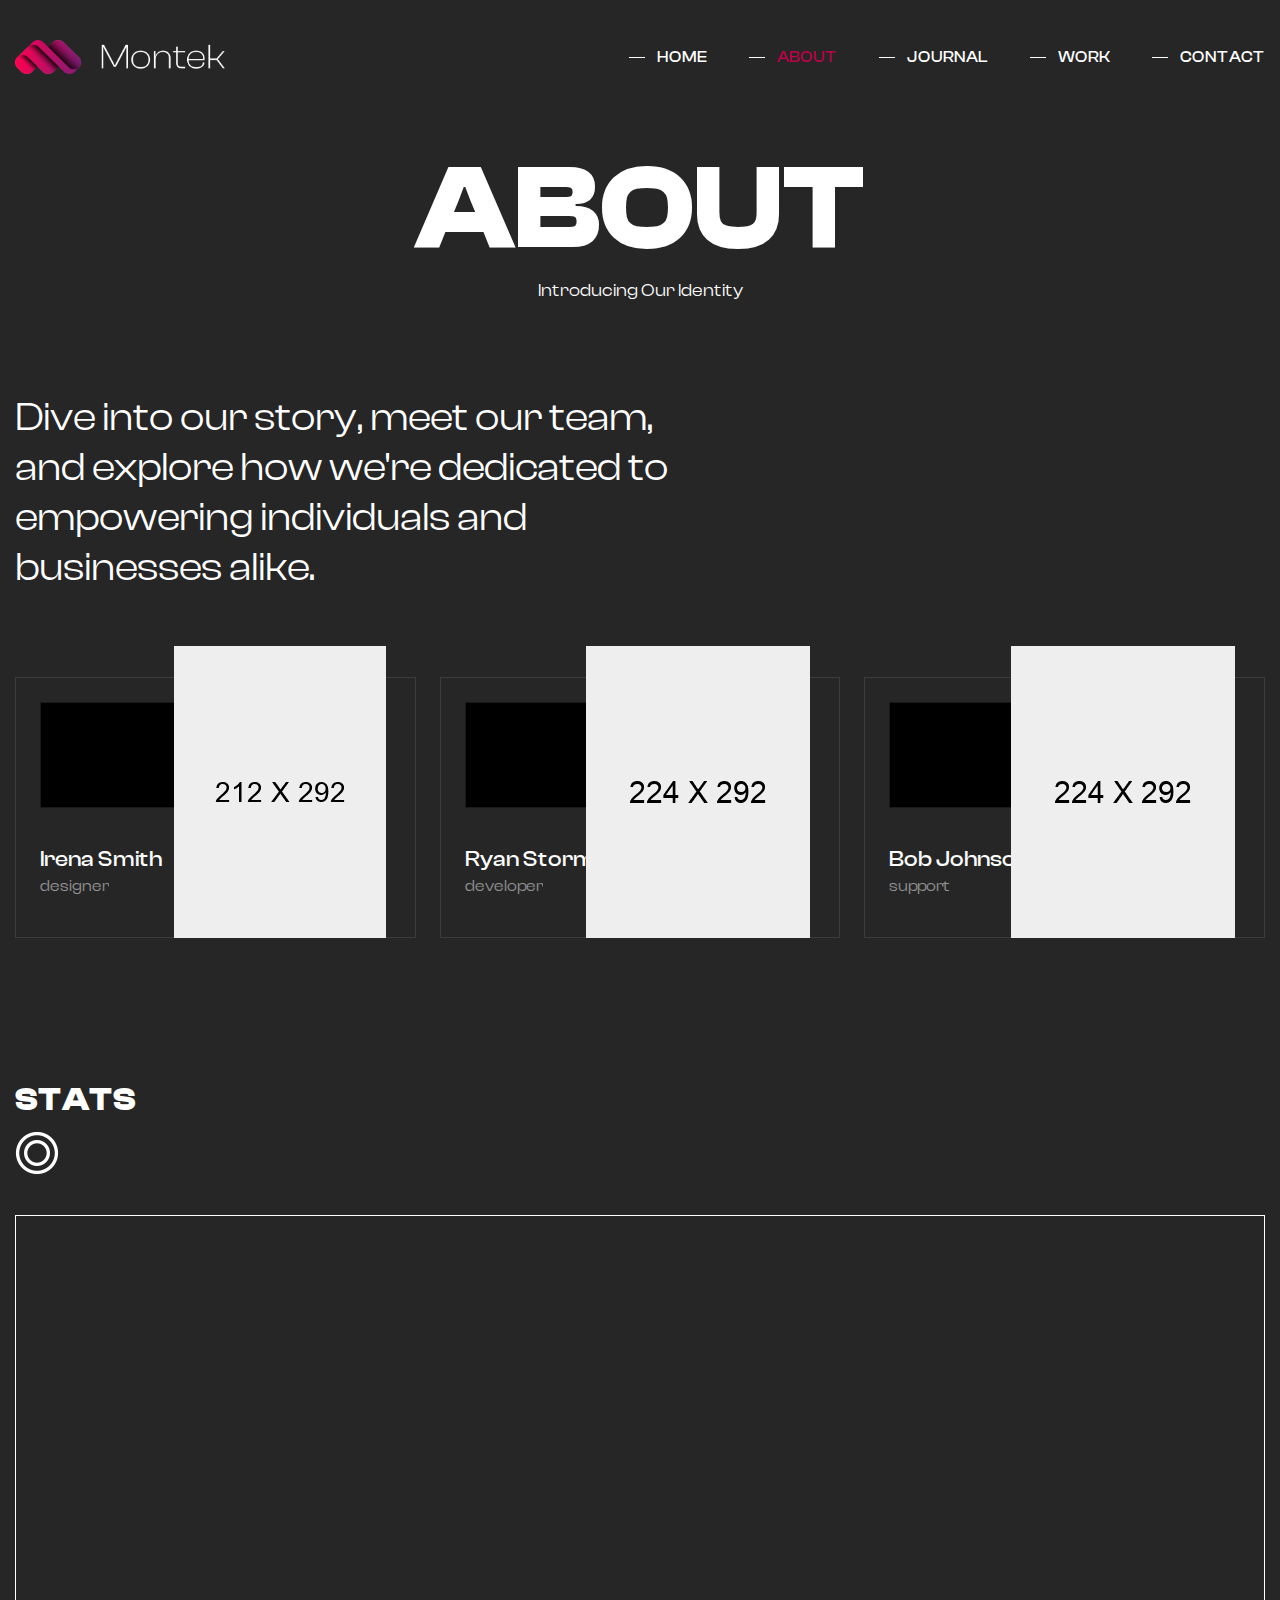
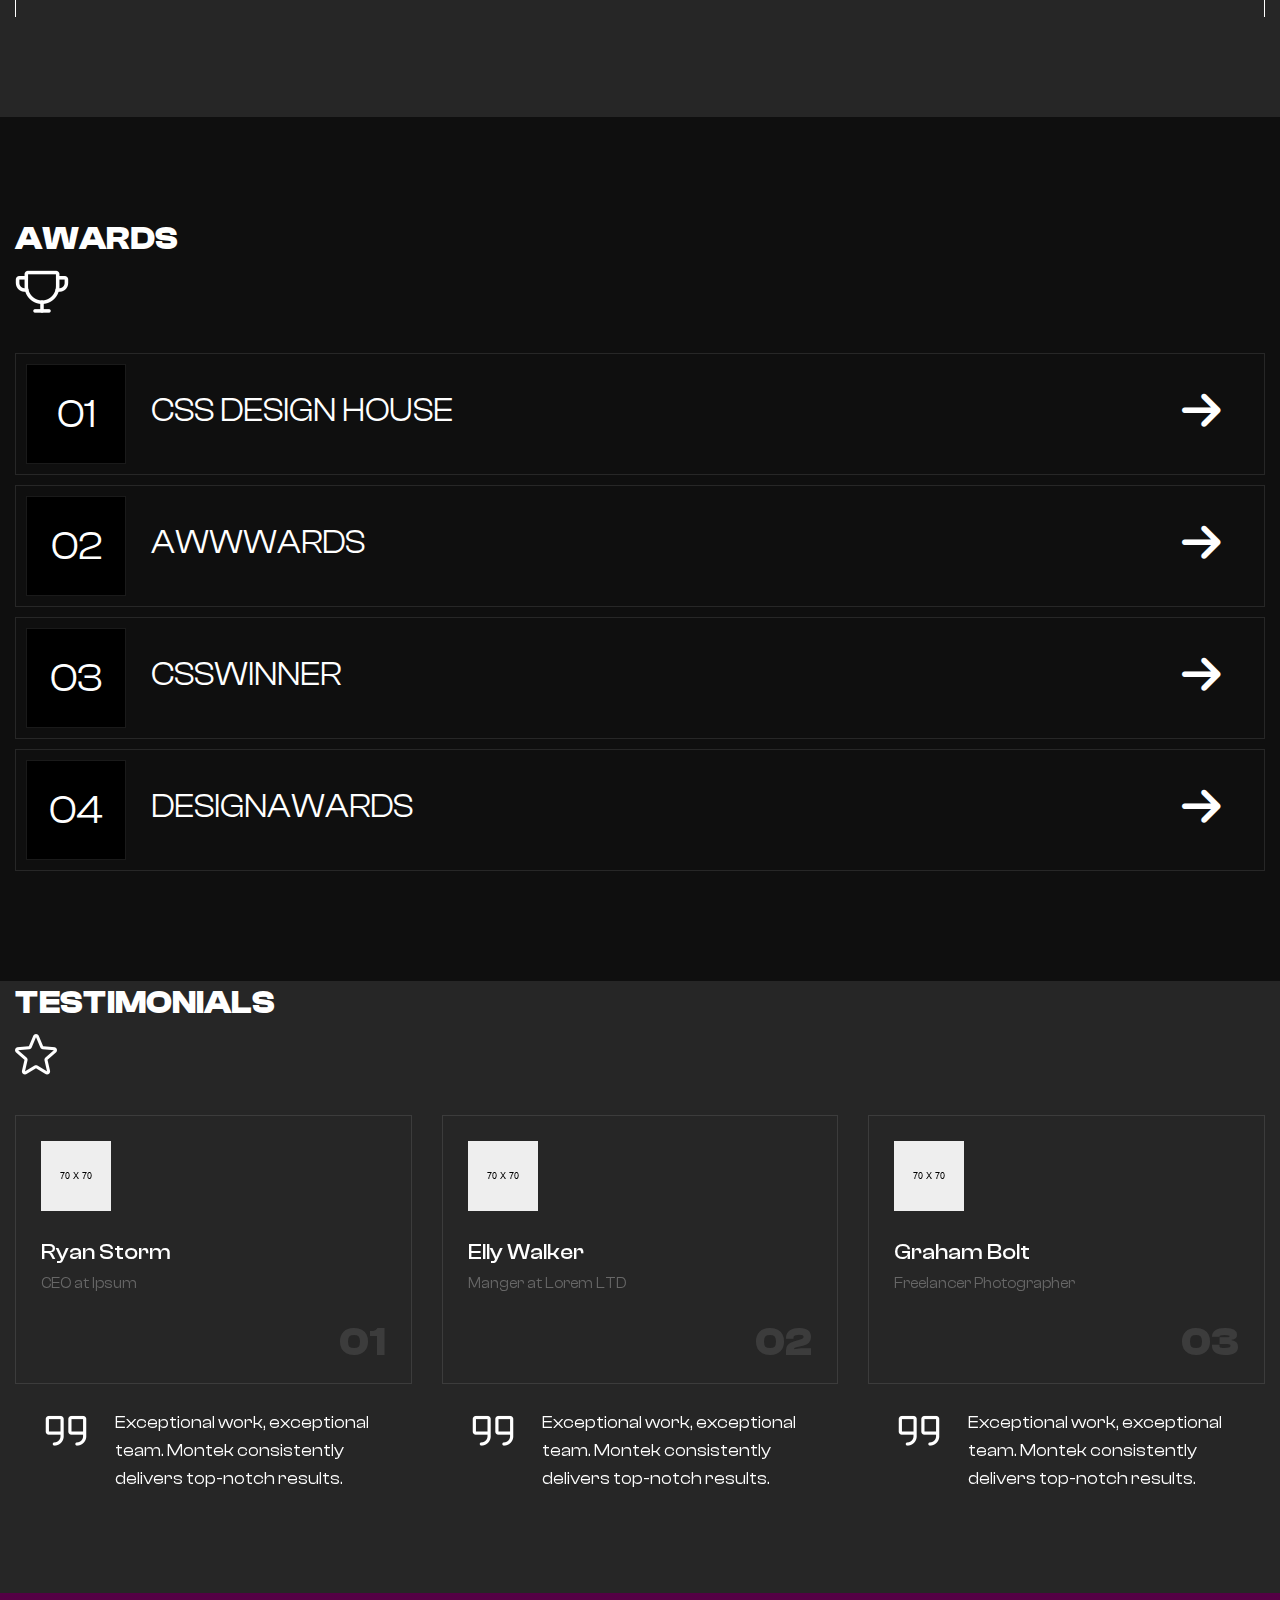
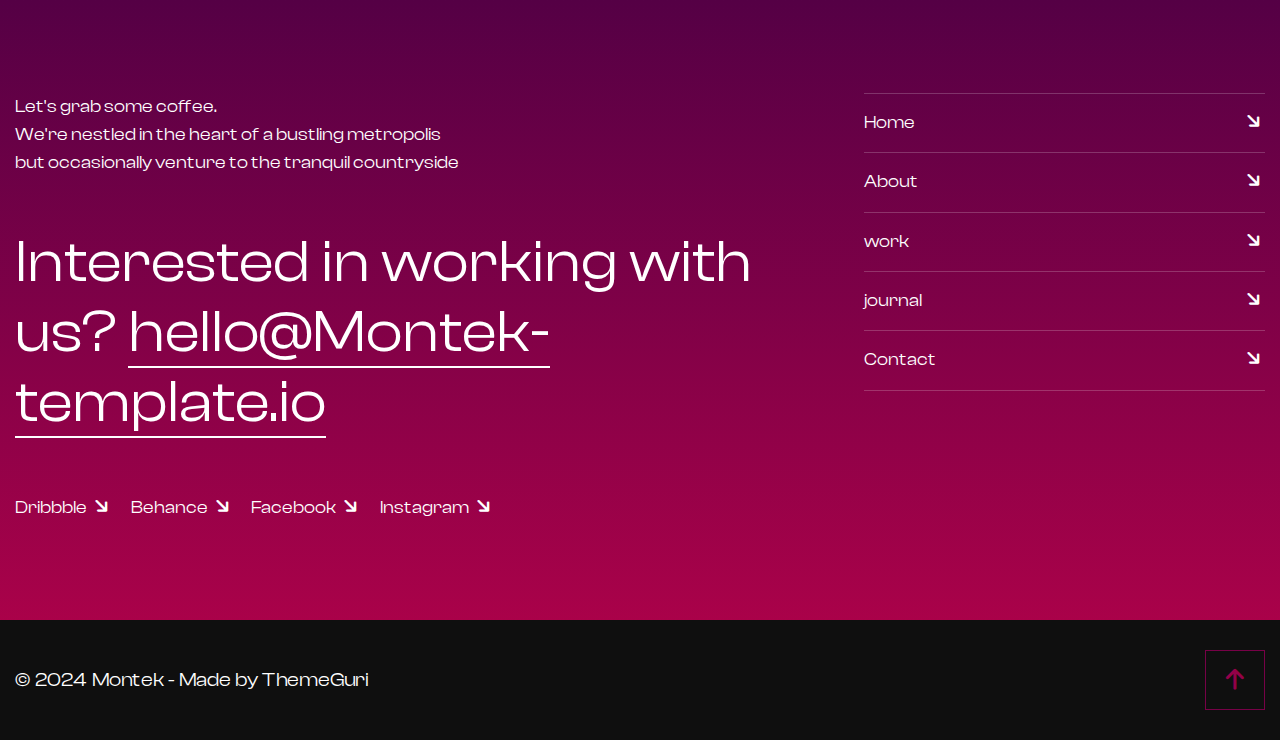
<file: about.html>
<!DOCTYPE html>
<html>
<head>
<meta charset="utf-8">
<title>Montek Creative Agency Business HTML-5 Template | About Us</title>
<!-- Stylesheets -->
<link href="assets/css/bootstrap.css" rel="stylesheet">
<link href="assets/css/style.css" rel="stylesheet">
<link href="assets/css/responsive.css" rel="stylesheet">

<link href="https://fonts.googleapis.com/css2?family=Lora:ital,wght@0,400;0,500;0,600;0,700;1,600;1,700&display=swap" rel="stylesheet">
<link href="https://fonts.googleapis.com/css2?family=Inter:wght@300;400;500;600;700;800;900&display=swap" rel="stylesheet">

<link rel="shortcut icon" href="assets/images/favicon.png" type="image/x-icon">
<link rel="icon" href="assets/images/favicon.png" type="image/x-icon">

<!-- Responsive -->
<meta http-equiv="X-UA-Compatible" content="IE=edge">
<meta name="viewport" content="width=device-width, initial-scale=1.0, maximum-scale=1.0, user-scalable=0">

</head>

<body>

<div class="page-wrapper image-layer" style="background-image:url(assets/images/background/4.jpg)">	
	<!-- Main Header -->
	<header class="main-header">
		
		<!-- Header Lower -->
		<div class="header-lower">
			<div class="auto-container">
				<div class="inner-container">
					<div class="d-flex justify-content-between align-items-center flex-wrap">
						
						<div class="logo-box">
							<div class="logo"><a href="index.html"><img src="assets/images/logo.png" alt="" title=""></a></div>
						</div>
						
						<div class="nav-outer d-flex flex-wrap">
							<!-- Main Menu -->
							<nav class="main-menu navbar-expand-md">
								<div class="navbar-header">
									<!-- Toggle Button -->    	
									<button class="navbar-toggler" type="button" data-toggle="collapse" data-target="#navbarSupportedContent" aria-controls="navbarSupportedContent" aria-expanded="false" aria-label="Toggle navigation">
										<span class="icon-bar"></span>
										<span class="icon-bar"></span>
										<span class="icon-bar"></span>
									</button>
								</div>
								
								<div class="navbar-collapse collapse clearfix" id="navbarSupportedContent">
									<ul class="navigation clearfix">
										<li><a href="index.html">Home</a></li>
										<li><a href="about.html">About</a></li>
										<li class="dropdown"><a href="#">journal</a>
											<ul>
												<li><a href="journal.html">journal</a></li>
												<li><a href="journal-detail.html">journal detail</a></li>
											</ul>
										</li>
										<li class="dropdown"><a href="#">work</a>
											<ul>
												<li><a href="work.html">work</a></li>
												<li><a href="single-work.html">work detail</a></li>
											</ul>
										</li>
										<li><a href="contact.html">Contact</a></li>
									</ul>
								</div>
							</nav>
						</div>

						<!-- Mobile Navigation Toggler -->
						<div class="mobile-nav-toggler">
							<svg xmlns="http://www.w3.org/2000/svg" class="icon icon-tabler icon-tabler-menu-2" width="24" height="24" viewBox="0 0 24 24" stroke-width="1.5" stroke="currentColor" fill="none" stroke-linecap="round" stroke-linejoin="round"><path stroke="none" d="M0 0h24v24H0z" fill="none"/><path d="M4 6l16 0" /><path d="M4 12l16 0" /><path d="M4 18l16 0" /></svg>
						</div>
						
					</div>
				</div>
			</div>
		</div>
		<!--End Header Lower-->
		
		<!-- Mobile Menu  -->
		<div class="mobile-menu">
			<div class="menu-backdrop"></div>
			<div class="close-btn"><span class="icon fa-solid fa-xmark fa-fw"></span></div>
			
			<nav class="menu-box">
				<div class="nav-logo"><a href="index.html"><img src="assets/images/mobile-logo.png" alt="" title=""></a></div>
				<div class="menu-outer"><!--Here Menu Will Come Automatically Via Javascript / Same Menu as in Header--></div>
			</nav>
		</div>
		<!-- End Mobile Menu -->
	
	</header>
	<!-- End Main Header -->
	
	<!-- Page Title -->
	<section class="page-title">
		<div class="auto-container">
			<h1 class="page-title_heading">About</h1>
			<div class="page-title_text">Introducing Our Identity</div>
		</div>
	</section>
	<!-- End Page Title -->

	<!-- Team One -->
	<section class="team-one">
		<div class="auto-container">
			<!-- Title Box -->
			<div class="title-box">
				<h2>Dive into our story, meet our team, and explore how we're dedicated to empowering individuals and businesses alike.</h2>
			</div>
			<div class="row clearfix">
				
				<!-- Team Block One -->
				<div class="team-block_one col-lg-4 col-md-6 col-sm-12">
					<div class="team-block_one-inner">
						<div class="team-block_one-socials">
							<a href="https://www.linkedin.com"><img src="assets/images/icons/linkedin.png" alt="" /></a>
							<a href="https://www.dribbble.com"><img src="assets/images/icons/dribbble.png" alt="" /></a>
							<a href="https://www.facebook.com"><img src="assets/images/icons/facebook.png" alt="" /></a>
							<a href="https://www.instagram.com"><img src="assets/images/icons/instagram.png" alt="" /></a>
						</div>
						<h5 class="team-block_one-heading"><a href="journal-detail.html">Irena Smith</a></h5>
						<div class="team-block_one-designation">designer</div>
						<div class="team-block_one-image">
							<img src="assets/images/resource/team-1.png" alt="" />
						</div>
					</div>
				</div>
				
				<!-- Team Block One -->
				<div class="team-block_one col-lg-4 col-md-6 col-sm-12">
					<div class="team-block_one-inner">
						<div class="team-block_one-socials">
							<a href="https://www.linkedin.com"><img src="assets/images/icons/linkedin.png" alt="" /></a>
							<a href="https://www.dribbble.com"><img src="assets/images/icons/dribbble.png" alt="" /></a>
							<a href="https://www.facebook.com"><img src="assets/images/icons/facebook.png" alt="" /></a>
							<a href="https://www.instagram.com"><img src="assets/images/icons/instagram.png" alt="" /></a>
						</div>
						<h5 class="team-block_one-heading"><a href="journal-detail.html">Ryan Storm</a></h5>
						<div class="team-block_one-designation">developer</div>
						<div class="team-block_one-image">
							<img src="assets/images/resource/team-2.png" alt="" />
						</div>
					</div>
				</div>
				
				<!-- Team Block One -->
				<div class="team-block_one col-lg-4 col-md-6 col-sm-12">
					<div class="team-block_one-inner">
						<div class="team-block_one-socials">
							<a href="https://www.linkedin.com"><img src="assets/images/icons/linkedin.png" alt="" /></a>
							<a href="https://www.dribbble.com"><img src="assets/images/icons/dribbble.png" alt="" /></a>
							<a href="https://www.facebook.com"><img src="assets/images/icons/facebook.png" alt="" /></a>
							<a href="https://www.instagram.com"><img src="assets/images/icons/instagram.png" alt="" /></a>
						</div>
						<h5 class="team-block_one-heading"><a href="journal-detail.html">Bob Johnson</a></h5>
						<div class="team-block_one-designation">support</div>
						<div class="team-block_one-image">
							<img src="assets/images/resource/team-3.png" alt="" />
						</div>
					</div>
				</div>
				
			</div>
		</div>
	</section>
	<!-- End Team One -->
	
	<!-- Stats One -->
	<section class="stats-one style-two">
		<div class="auto-container">
			<!-- Sec Title -->
			<div class="sec-title">
				<h2 class="sec-title_heading">Stats</h2>
				<div class="sec-title_icon"><img src="assets/images/icons/icon-4.png" alt="" /></div>
			</div>
			<div class="inner-container">
				<div class="row clearfix">
					
					<!-- Counter Column -->
					<div class="counter-block_one col-lg-4 col-md-6 col-sm-6">
						<div class="counter-block_one-inner wow flipInX" data-wow-delay="0ms" data-wow-duration="1500ms">
							<div class="counter-block_one-counter"><span class="odometer" data-count="235"></span>+</div>
							<div class="counter-block_one-text">finished projects</div>
						</div>
					</div>
					
					<!-- Counter Column -->
					<div class="counter-block_one col-lg-4 col-md-6 col-sm-6">
						<div class="counter-block_one-inner wow flipInX" data-wow-delay="0ms" data-wow-duration="1500ms">
							<div class="counter-block_one-counter"><span class="odometer" data-count="25"></span>+</div>
							<div class="counter-block_one-text">team members</div>
						</div>
					</div>
					
					<!-- Counter Column -->
					<div class="counter-block_one col-lg-4 col-md-6 col-sm-6">
						<div class="counter-block_one-inner wow flipInX" data-wow-delay="0ms" data-wow-duration="1500ms">
							<div class="counter-block_one-counter"><span class="odometer" data-count="138"></span>+</div>
							<div class="counter-block_one-text">happy customers</div>
						</div>
					</div>
					
					<!-- Counter Column -->
					<div class="counter-block_one col-lg-4 col-md-6 col-sm-6">
						<div class="counter-block_one-inner wow flipInX" data-wow-delay="0ms" data-wow-duration="1500ms">
							<div class="counter-block_one-counter"><span class="odometer" data-count="42"></span>+</div>
							<div class="counter-block_one-text">loyal partners</div>
						</div>
					</div>
					
					<!-- Counter Column -->
					<div class="counter-block_one col-lg-4 col-md-6 col-sm-6">
						<div class="counter-block_one-inner wow flipInX" data-wow-delay="0ms" data-wow-duration="1500ms">
							<div class="counter-block_one-counter"><span class="odometer" data-count="15628"></span>+</div>
							<div class="counter-block_one-text">cofee drinked</div>
						</div>
					</div>
					
					<!-- Counter Column -->
					<div class="stats-one_contact-column col-lg-4 col-md-6 col-sm-6">
						<div class="stats-one_contact-inner wow flipInX" data-wow-delay="0ms" data-wow-duration="1500ms">
							<div class="stats-one_contact-content">
								<a href="contact.html">
								<div class="stats-one_contact-icon fa-regular fa-paper-plane fa-fw"></div>
								<h3>contact</h3>
								<div class="text">get a quote for your project</div>
								</a>
							</div>
						</div>
					</div>
					
				</div>
			</div>
		</div>
	</section>
	<!-- End Stats One -->
	
	<!-- Awards One -->
	<section class="awards-one">
		<div class="auto-container">
			<!-- Sec Title -->
			<div class="sec-title">
				<h2 class="sec-title_heading">Awards</h2>
				<div class="sec-title_icon"><img src="assets/images/icons/icon-5.png" alt="" /></div>
			</div>
			<div class="inner-container">
				
				<!-- Awards Block One -->
				<div class="awards-block_one">
					<div class="awards-block_one-inner">
						<a href="https://themeforest.net" class="awards-block_one-link"></a>
						<div class="awards-block_one-content">
							<div class="awards-block_one-number">01</div>
							<h2 class="awards-block_one-title">CSS DEsign House <span>site of the Day  /  2023</span></h2>
							<div class="awards-block_one-arrow fa-solid fa-arrow-right fa-fw"></div>
						</div>
					</div>
				</div>
				
				<!-- Awards Block One -->
				<div class="awards-block_one">
					<div class="awards-block_one-inner">
						<a href="https://themeforest.net" class="awards-block_one-link"></a>
						<div class="awards-block_one-content">
							<div class="awards-block_one-number">02</div>
							<h2 class="awards-block_one-title">AWWWARDS <span>site of the Day  /  2023</span></h2>
							<div class="awards-block_one-arrow fa-solid fa-arrow-right fa-fw"></div>
						</div>
					</div>
				</div>
				
				<!-- Awards Block One -->
				<div class="awards-block_one">
					<div class="awards-block_one-inner">
						<a href="https://themeforest.net" class="awards-block_one-link"></a>
						<div class="awards-block_one-content">
							<div class="awards-block_one-number">03</div>
							<h2 class="awards-block_one-title">CSSWINNER <span>site of the Day  /  2023</span></h2>
							<div class="awards-block_one-arrow fa-solid fa-arrow-right fa-fw"></div>
						</div>
					</div>
				</div>
				
				<!-- Awards Block One -->
				<div class="awards-block_one">
					<div class="awards-block_one-inner">
						<a href="https://themeforest.net" class="awards-block_one-link"></a>
						<div class="awards-block_one-content">
							<div class="awards-block_one-number">04</div>
							<h2 class="awards-block_one-title">DesignAwards <span>site of the Day  /  2023</span></h2>
							<div class="awards-block_one-arrow fa-solid fa-arrow-right fa-fw"></div>
						</div>
					</div>
				</div>
				
			</div>
		</div>
	</section>
	<!-- End Awards One -->
	
	<!-- Testimonial One -->
	<section class="testimonial-one style-two">
		<div class="auto-container">
			<!-- Sec Title -->
			<div class="sec-title">
				<h2 class="sec-title_heading">Testimonials</h2>
				<div class="sec-title_icon"><img src="assets/images/icons/icon-3.png" alt="" /></div>
			</div>
			<div class="three-item_carousel swiper-container">
				<div class="swiper-wrapper">

					<!-- Slide -->
					<div class="swiper-slide">
						<!-- Testimonial Block One -->
						<div class="testimonial-block_one">
							<div class="testimonial-block_one-inner">
								<div class="testimonial-block_one-content">
									<div class="testimonial-block_one-author">
										<img src="assets/images/resource/author-1.jpg" alt="" />
									</div>
									<h5 class="testimonial-block_one-name">Ryan Storm</h5>
									<div class="testimonial-block_one-designation">CEO at Ipsum</div>
									<h5 class="testimonial-block_one-number">01</h5>
								</div>
								<div class="testimonial-block_one-lower">
									<span class="quote_icon"><img src="assets/images/icons/quote.png" alt="" /></span>
									Exceptional work, exceptional team. Montek consistently delivers top-notch results.
								</div>
							</div>
						</div>
					</div>
					
					<!-- Slide -->
					<div class="swiper-slide">
						<!-- Testimonial Block One -->
						<div class="testimonial-block_one">
							<div class="testimonial-block_one-inner">
								<div class="testimonial-block_one-content">
									<div class="testimonial-block_one-author">
										<img src="assets/images/resource/author-2.jpg" alt="" />
									</div>
									<h5 class="testimonial-block_one-name">Elly Walker</h5>
									<div class="testimonial-block_one-designation">Manger at Lorem LTD</div>
									<h5 class="testimonial-block_one-number">02</h5>
								</div>
								<div class="testimonial-block_one-lower">
									<span class="quote_icon"><img src="assets/images/icons/quote.png" alt="" /></span>
									Exceptional work, exceptional team. Montek consistently delivers top-notch results.
								</div>
							</div>
						</div>
					</div>
					
					<!-- Slide -->
					<div class="swiper-slide">
						<!-- Testimonial Block One -->
						<div class="testimonial-block_one">
							<div class="testimonial-block_one-inner">
								<div class="testimonial-block_one-content">
									<div class="testimonial-block_one-author">
										<img src="assets/images/resource/author-3.jpg" alt="" />
									</div>
									<h5 class="testimonial-block_one-name">Graham Bolt</h5>
									<div class="testimonial-block_one-designation">Freelancer Photographer</div>
									<h5 class="testimonial-block_one-number">03</h5>
								</div>
								<div class="testimonial-block_one-lower">
									<span class="quote_icon"><img src="assets/images/icons/quote.png" alt="" /></span>
									Exceptional work, exceptional team. Montek consistently delivers top-notch results.
								</div>
							</div>
						</div>
					</div>
					
				</div>
			</div>
			
		</div>
	</section>
	<!-- End Testimonial One -->
	
	<!-- Main Footer -->
	<footer class="main-footer">
		<div class="auto-container">
			<!-- Widgets Section -->
			<div class="widgets-section">
				<div class="row clearfix">
					
					<!-- Footer Column -->
					<div class="footer-column col-lg-8 col-md-12 col-sm-12">
						<div class="footer-text">Let's grab some coffee. <br> We're nestled in the heart of a bustling metropolis <br> but occasionally venture to the tranquil countryside</div>
						<h2>Interested in working with us? <a href="mailto:hello@Montek-template.io">hello@Montek-template.io</a></h2>
						<ul class="footer_socials">
							<li><a href="https://www.dribbble.com">Dribbble <i class="fa-solid fa-arrow-right fa-fw"></i></a></li>
							<li><a href="https://www.behance.net">Behance <i class="fa-solid fa-arrow-right fa-fw"></i></a></li>
							<li><a href="https://www.facebook.com">Facebook <i class="fa-solid fa-arrow-right fa-fw"></i></a></li>
							<li><a href="https://www.instagram.com">Instagram <i class="fa-solid fa-arrow-right fa-fw"></i></a></li>
						</ul>
					</div>
					
					<!-- Footer Column -->
					<div class="footer-column col-lg-4 col-md-12 col-sm-12">
						<ul class="footer_navs">
							<li><a href="index.html">Home <i class="fa-solid fa-arrow-right fa-fw"></i></a></li>
							<li><a href="about.html">About <i class="fa-solid fa-arrow-right fa-fw"></i></a></li>
							<li><a href="work.html">work <i class="fa-solid fa-arrow-right fa-fw"></i></a></li>
							<li><a href="journal.html">journal <i class="fa-solid fa-arrow-right fa-fw"></i></a></li>
							<li><a href="contact.html">Contact <i class="fa-solid fa-arrow-right fa-fw"></i></a></li>
						</ul>
					</div>
					
				</div>
			</div>
		</div>
		<div class="footer-bottom">
			<div class="auto-container">
				<div class="d-flex justify-content-between align-items-center flex-wrap">
					<div class="footer_copyright">&copy; 2024 Montek  -  Made by ThemeGuri</div>
			<a class="backtop down-box scroll-to-target" data-target=".page-wrapper">
<i class="fa-solid fa-arrow-up"></i>
			</a>
				</div>
			</div>
		</div>
	</footer>
	<!-- End Main Footer -->
	
</div>
<!-- End PageWrapper -->
<script src="assets/js/jquery.js"></script>
<script src="assets/js/popper.min.js"></script>
<script src="assets/js/bootstrap.min.js"></script>
<script src="assets/js/appear.js"></script>
<script src="assets/js/wow.js"></script>
<script src="assets/js/swiper.min.js"></script>
<script src="assets/js/odometer.js"></script>
<script src="assets/js/gsap.min.js"></script>
<script src="assets/js/SplitText.min.js"></script>
<script src="assets/js/ScrollTrigger.min.js"></script>
<script src="assets/js/ScrollToPlugin.min.js"></script>
<script src="assets/js/ScrollSmoother.min.js"></script>
<script src="assets/js/script.js"></script>
<!--[if lt IE 9]><script src="https://cdnjs.cloudflare.com/ajax/libs/html5shiv/3.7.3/html5shiv.js"></script><![endif]-->
<!--[if lt IE 9]><script src="js/respond.js"></script><![endif]-->

</body>
</html>
</file>
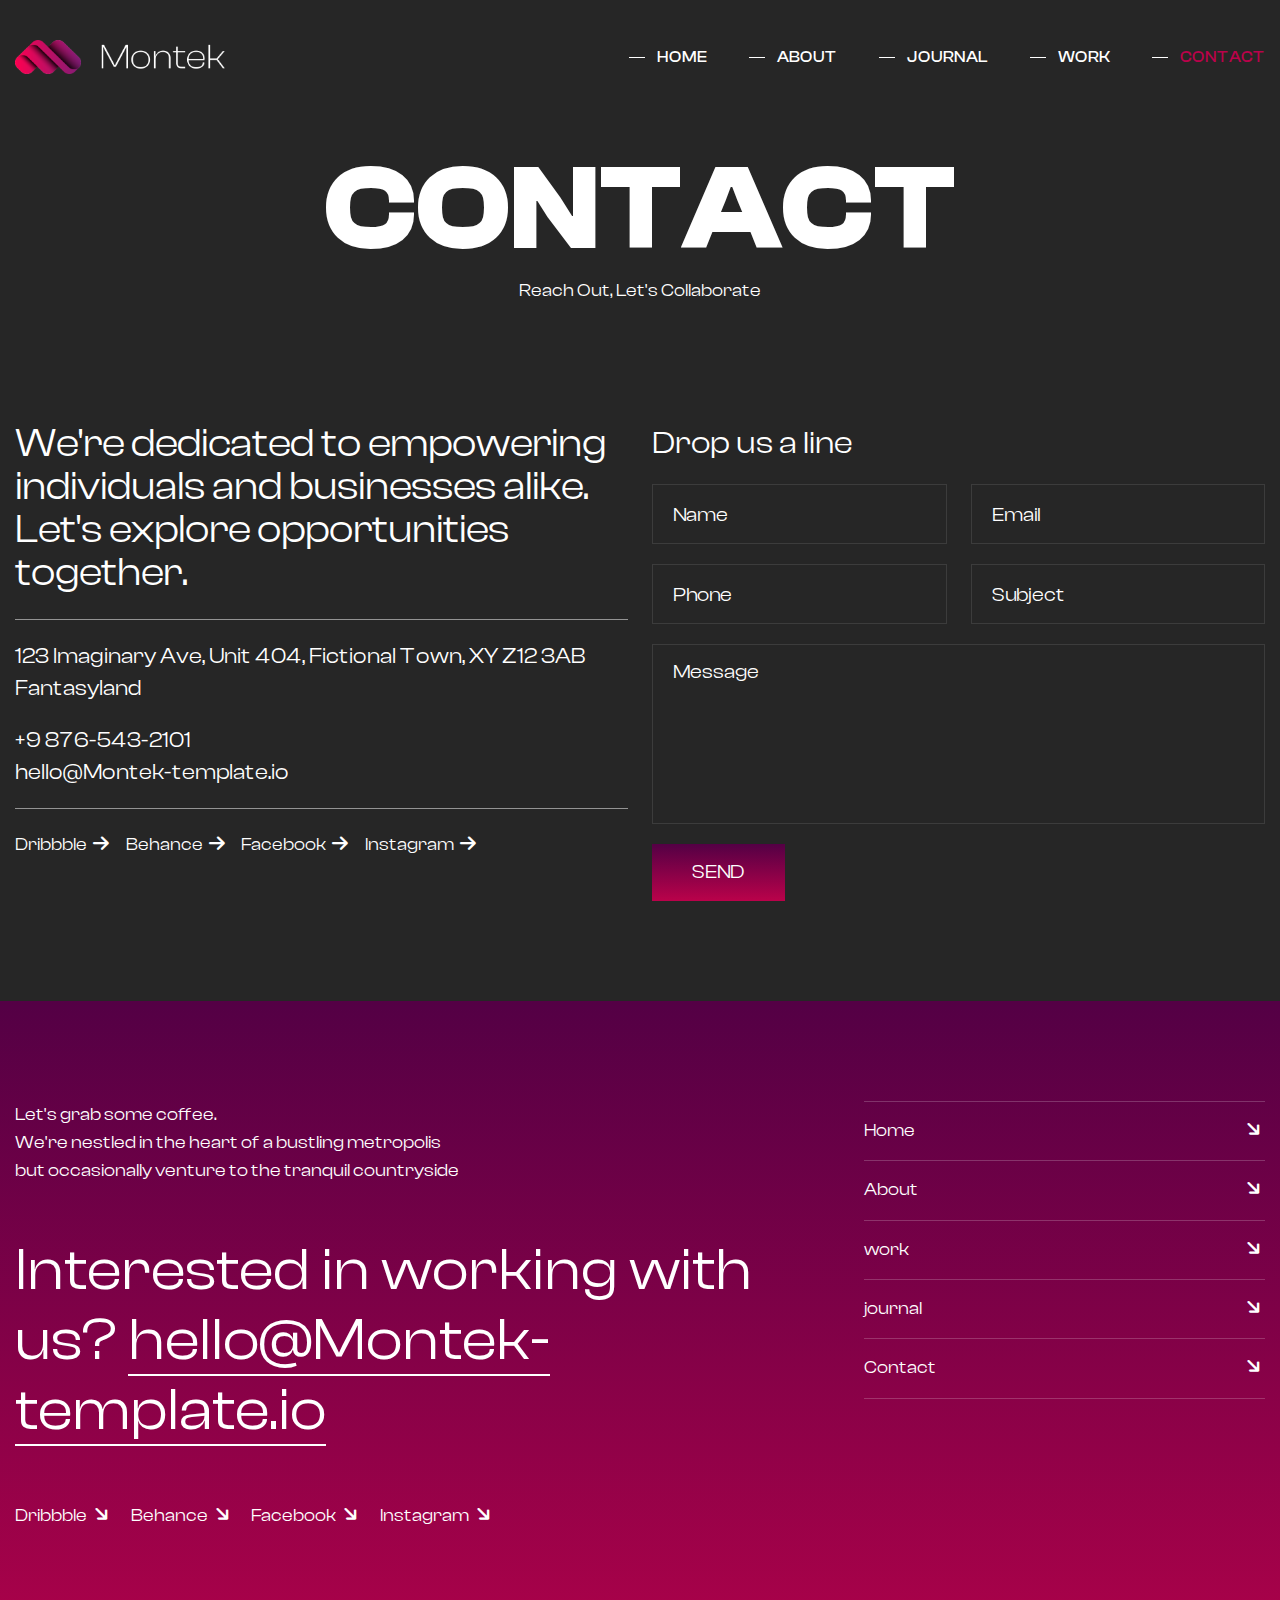
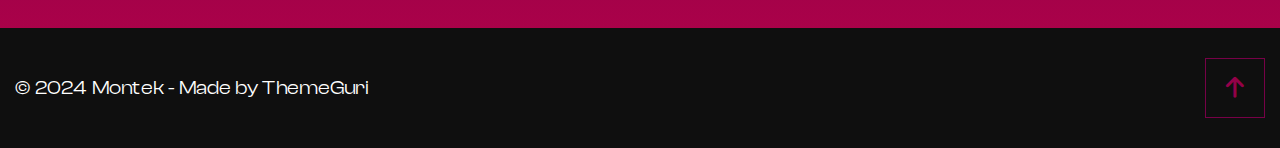
<file: contact.html>
<!DOCTYPE html>
<html>
<head>
<meta charset="utf-8">
<title>Montek Creative Agency Business HTML-5 Template | Contact Us</title>
<!-- Stylesheets -->
<link href="assets/css/bootstrap.css" rel="stylesheet">
<link href="assets/css/style.css" rel="stylesheet">
<link href="assets/css/responsive.css" rel="stylesheet">

<link href="https://fonts.googleapis.com/css2?family=Lora:ital,wght@0,400;0,500;0,600;0,700;1,600;1,700&display=swap" rel="stylesheet">
<link href="https://fonts.googleapis.com/css2?family=Inter:wght@300;400;500;600;700;800;900&display=swap" rel="stylesheet">

<link rel="shortcut icon" href="assets/images/favicon.png" type="image/x-icon">
<link rel="icon" href="assets/images/favicon.png" type="image/x-icon">

<!-- Responsive -->
<meta http-equiv="X-UA-Compatible" content="IE=edge">
<meta name="viewport" content="width=device-width, initial-scale=1.0, maximum-scale=1.0, user-scalable=0">

</head>

<body>

<div class="page-wrapper image-layer" style="background-image:url(assets/images/background/4.jpg)">

	
	<!-- Main Header -->
	<header class="main-header">
		
		<!-- Header Lower -->
		<div class="header-lower">
			<div class="auto-container">
				<div class="inner-container">
					<div class="d-flex justify-content-between align-items-center flex-wrap">
						
						<div class="logo-box">
							<div class="logo"><a href="index.html"><img src="assets/images/logo.png" alt="" title=""></a></div>
						</div>
						
						<div class="nav-outer d-flex flex-wrap">
							<!-- Main Menu -->
							<nav class="main-menu navbar-expand-md">
								<div class="navbar-header">
									<!-- Toggle Button -->    	
									<button class="navbar-toggler" type="button" data-toggle="collapse" data-target="#navbarSupportedContent" aria-controls="navbarSupportedContent" aria-expanded="false" aria-label="Toggle navigation">
										<span class="icon-bar"></span>
										<span class="icon-bar"></span>
										<span class="icon-bar"></span>
									</button>
								</div>
								
								<div class="navbar-collapse collapse clearfix" id="navbarSupportedContent">
									<ul class="navigation clearfix">
										<li><a href="index.html">Home</a></li>
										<li><a href="about.html">About</a></li>
										<li class="dropdown"><a href="#">journal</a>
											<ul>
												<li><a href="journal.html">journal</a></li>
												<li><a href="journal-detail.html">journal detail</a></li>
											</ul>
										</li>
										<li class="dropdown"><a href="#">work</a>
											<ul>
												<li><a href="work.html">work</a></li>
												<li><a href="single-work.html">work detail</a></li>
											</ul>
										</li>
										<li><a href="contact.html">Contact</a></li>
									</ul>
								</div>
							</nav>
						</div>

						<!-- Mobile Navigation Toggler -->
						<div class="mobile-nav-toggler">
							<svg xmlns="http://www.w3.org/2000/svg" class="icon icon-tabler icon-tabler-menu-2" width="24" height="24" viewBox="0 0 24 24" stroke-width="1.5" stroke="currentColor" fill="none" stroke-linecap="round" stroke-linejoin="round"><path stroke="none" d="M0 0h24v24H0z" fill="none"/><path d="M4 6l16 0" /><path d="M4 12l16 0" /><path d="M4 18l16 0" /></svg>
						</div>
						
					</div>
				</div>
			</div>
		</div>
		<!--End Header Lower-->
		
		<!-- Mobile Menu  -->
		<div class="mobile-menu">
			<div class="menu-backdrop"></div>
			<div class="close-btn"><span class="icon fa-solid fa-xmark fa-fw"></span></div>
			
			<nav class="menu-box">
				<div class="nav-logo"><a href="index.html"><img src="assets/images/mobile-logo.png" alt="" title=""></a></div>
				<div class="menu-outer"><!--Here Menu Will Come Automatically Via Javascript / Same Menu as in Header--></div>
			</nav>
		</div>
		<!-- End Mobile Menu -->
	
	</header>
	<!-- End Main Header -->
	
	<!-- Page Title -->
	<section class="page-title">
		<div class="auto-container">
			<h1 class="page-title_heading">Contact</h1>
			<div class="page-title_text">Reach Out, Let's Collaborate</div>
		</div>
	</section>
	<!-- End Page Title -->

	<!-- Contact One -->
	<section class="contact-one">
		<div class="auto-container">
			<div class="row clearfix">
				
				<!-- Info Column -->
				<div class="contact-one_info-column col-lg-6 col-md-6 col-sm-12">
					<div class="contact-one_info-outer">
						<h2 class="contact-one_heading">We're dedicated to empowering individuals and businesses alike. Let's explore opportunities together.</h2>
						<ul class="contact-one_list">
							<li>123 Imaginary Ave, Unit 404, Fictional Town, XY Z12 3AB Fantasyland</li>
							<li><a href="tel:+9-876-543-2101">+9 876-543-2101</a></li>
							<li><a href="mailto:hello@Montek-template.io">hello@Montek-template.io</a></a></li>
						</ul>
						<ul class="contact-one_socials">
							<li><a href="https://www.dribbble.com">Dribbble <i class="fa-solid fa-arrow-right fa-fw"></i></a></li>
							<li><a href="https://www.behance.net">Behance <i class="fa-solid fa-arrow-right fa-fw"></i></a></li>
							<li><a href="https://www.facebook.com">Facebook <i class="fa-solid fa-arrow-right fa-fw"></i></a></li>
							<li><a href="https://www.instagram.com">Instagram <i class="fa-solid fa-arrow-right fa-fw"></i></a></li>
						</ul>
					</div>
				</div>
				
				<!-- Form Column -->
				<div class="contact-one_form-column col-lg-6 col-md-6 col-sm-12">
					<div class="contact-one_form-outer">
						<h3>Drop us a line</h3>
						
						<!-- Contact Form -->
						<div class="contact-form">
							<form method="post" action="sendemail.php" id="contact-form">
								<div class="row clearfix">
									
									<div class="col-lg-6 col-md-6 col-sm-12 form-group">
										<input type="text" name="username" placeholder="Name" required="">
									</div>
									
									<div class="col-lg-6 col-md-6 col-sm-12 form-group">
										<input type="email" name="email" placeholder="Email" required="">
									</div>
									
									<div class="col-lg-6 col-md-6 col-sm-12 form-group">
										<input type="text" name="phone" placeholder="Phone" required="">
									</div>
									
									<div class="col-lg-6 col-md-6 col-sm-12 form-group">
										<input class="text" type="text" name="query" placeholder="Subject" required="">
									</div>
									
									<div class="col-lg-12 col-md-12 col-sm-12 form-group">
										<textarea class="" name="message" placeholder="Message"></textarea>
									</div>
									
									<div class="col-lg-12 col-md-12 col-sm-12 form-group">
										<!-- Button Box -->
										<button type="submit" class="theme-btn submit-btn">
											send
										</button>
									</div>
									
								</div>
							</form>
						</div>
						<!-- End Contact Form -->
						
					</div>
				</div>
				
			</div>
		</div>
	</section>
	<!-- Contact One -->
	
	<!-- Main Footer -->
	<footer class="main-footer">
		<div class="auto-container">
			<!-- Widgets Section -->
			<div class="widgets-section">
				<div class="row clearfix">
					
					<!-- Footer Column -->
					<div class="footer-column col-lg-8 col-md-12 col-sm-12">
						<div class="footer-text">Let's grab some coffee. <br> We're nestled in the heart of a bustling metropolis <br> but occasionally venture to the tranquil countryside</div>
						<h2>Interested in working with us? <a href="mailto:hello@Montek-template.io">hello@Montek-template.io</a></h2>
						<ul class="footer_socials">
							<li><a href="https://www.dribbble.com">Dribbble <i class="fa-solid fa-arrow-right fa-fw"></i></a></li>
							<li><a href="https://www.behance.net">Behance <i class="fa-solid fa-arrow-right fa-fw"></i></a></li>
							<li><a href="https://www.facebook.com">Facebook <i class="fa-solid fa-arrow-right fa-fw"></i></a></li>
							<li><a href="https://www.instagram.com">Instagram <i class="fa-solid fa-arrow-right fa-fw"></i></a></li>
						</ul>
					</div>
					
					<!-- Footer Column -->
					<div class="footer-column col-lg-4 col-md-12 col-sm-12">
						<ul class="footer_navs">
							<li><a href="index.html">Home <i class="fa-solid fa-arrow-right fa-fw"></i></a></li>
							<li><a href="about.html">About <i class="fa-solid fa-arrow-right fa-fw"></i></a></li>
							<li><a href="work.html">work <i class="fa-solid fa-arrow-right fa-fw"></i></a></li>
							<li><a href="journal.html">journal <i class="fa-solid fa-arrow-right fa-fw"></i></a></li>
							<li><a href="contact.html">Contact <i class="fa-solid fa-arrow-right fa-fw"></i></a></li>
						</ul>
					</div>
					
				</div>
			</div>
		</div>
		<div class="footer-bottom">
			<div class="auto-container">
				<div class="d-flex justify-content-between align-items-center flex-wrap">
					<div class="footer_copyright">&copy; 2024 Montek  -  Made by ThemeGuri</div>
			<a class="backtop down-box scroll-to-target" data-target=".page-wrapper">
<i class="fa-solid fa-arrow-up"></i>
			</a>
				</div>
			</div>
		</div>
	</footer>
	<!-- End Main Footer -->
	
</div>
<!-- End PageWrapper -->
<script src="assets/js/jquery.js"></script>
<script src="assets/js/popper.min.js"></script>
<script src="assets/js/bootstrap.min.js"></script>
<script src="assets/js/appear.js"></script>
<script src="assets/js/wow.js"></script>
<script src="assets/js/swiper.min.js"></script>
<script src="assets/js/odometer.js"></script>
<script src="assets/js/gsap.min.js"></script>
<script src="assets/js/SplitText.min.js"></script>
<script src="assets/js/ScrollTrigger.min.js"></script>
<script src="assets/js/ScrollToPlugin.min.js"></script>
<script src="assets/js/ScrollSmoother.min.js"></script>
<script src="assets/js/script.js"></script>
<!--[if lt IE 9]><script src="https://cdnjs.cloudflare.com/ajax/libs/html5shiv/3.7.3/html5shiv.js"></script><![endif]-->
<!--[if lt IE 9]><script src="js/respond.js"></script><![endif]-->

</body>
</html>
</file>
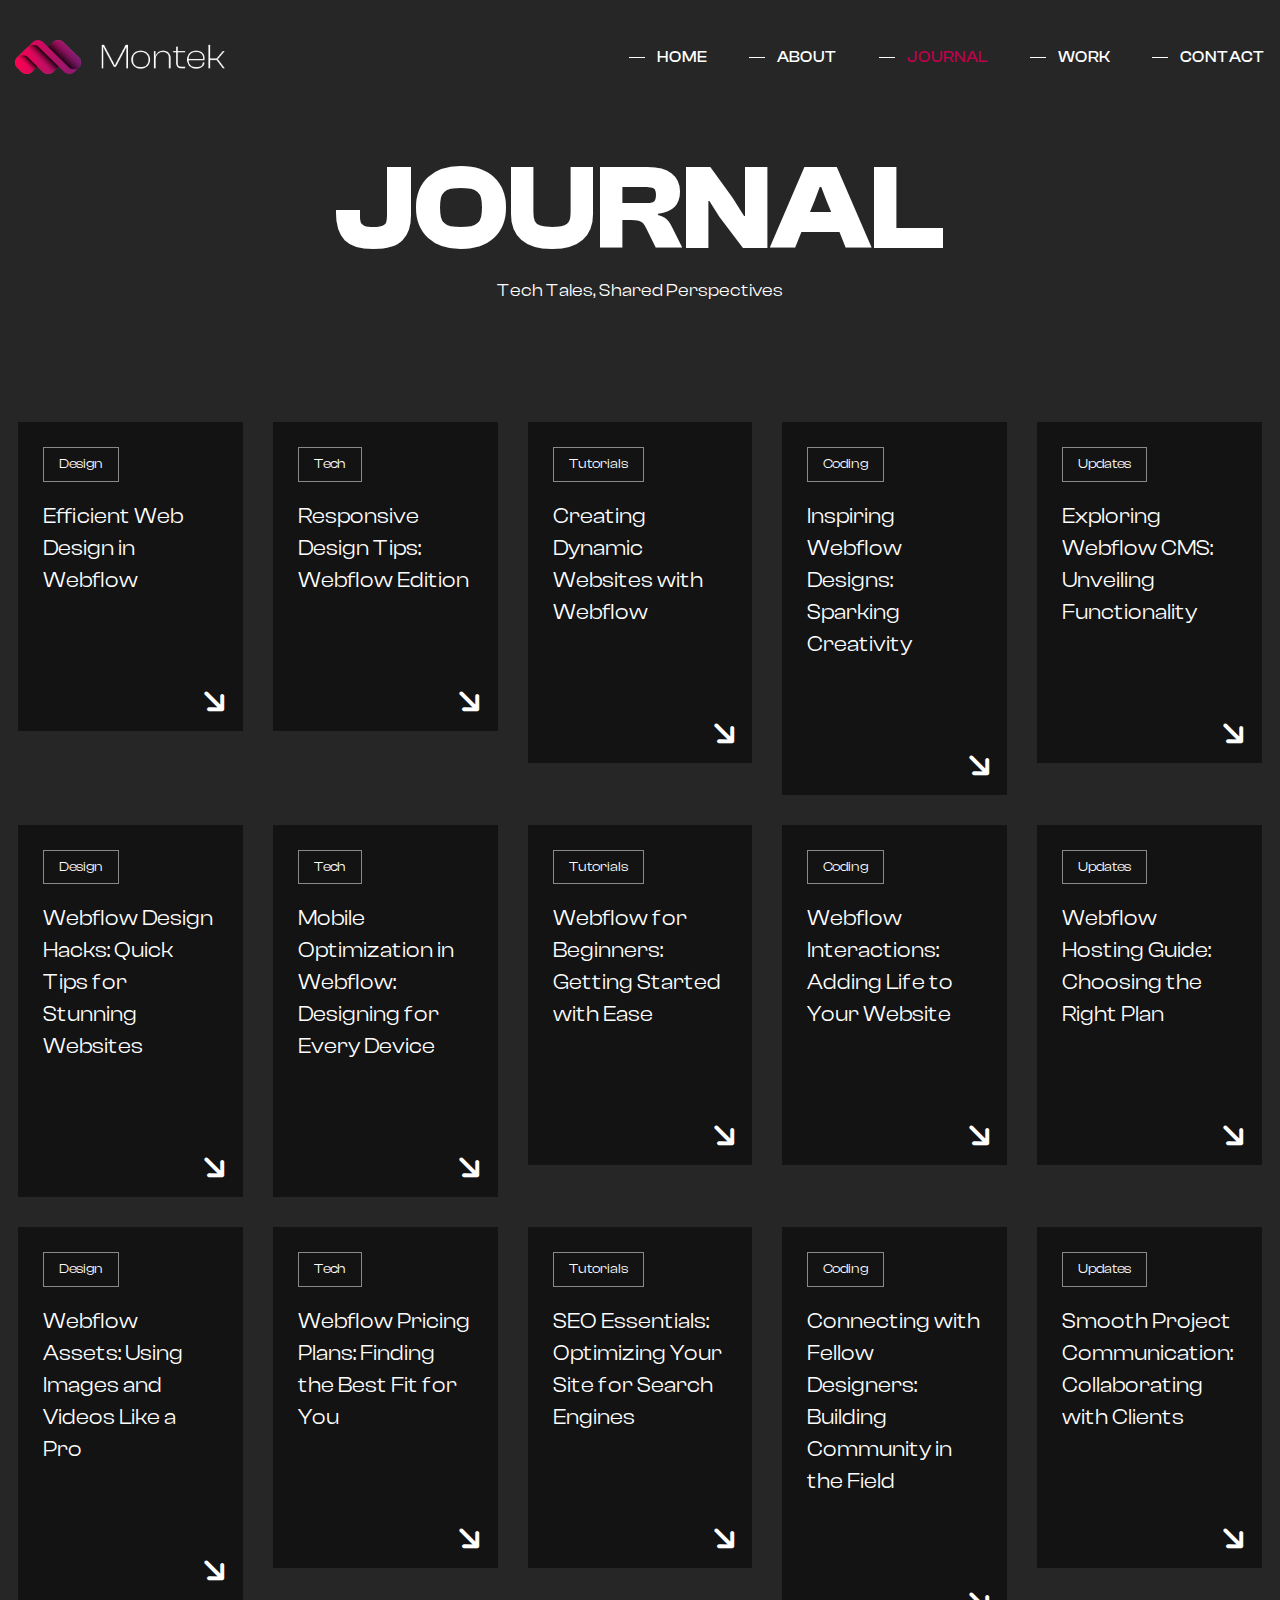
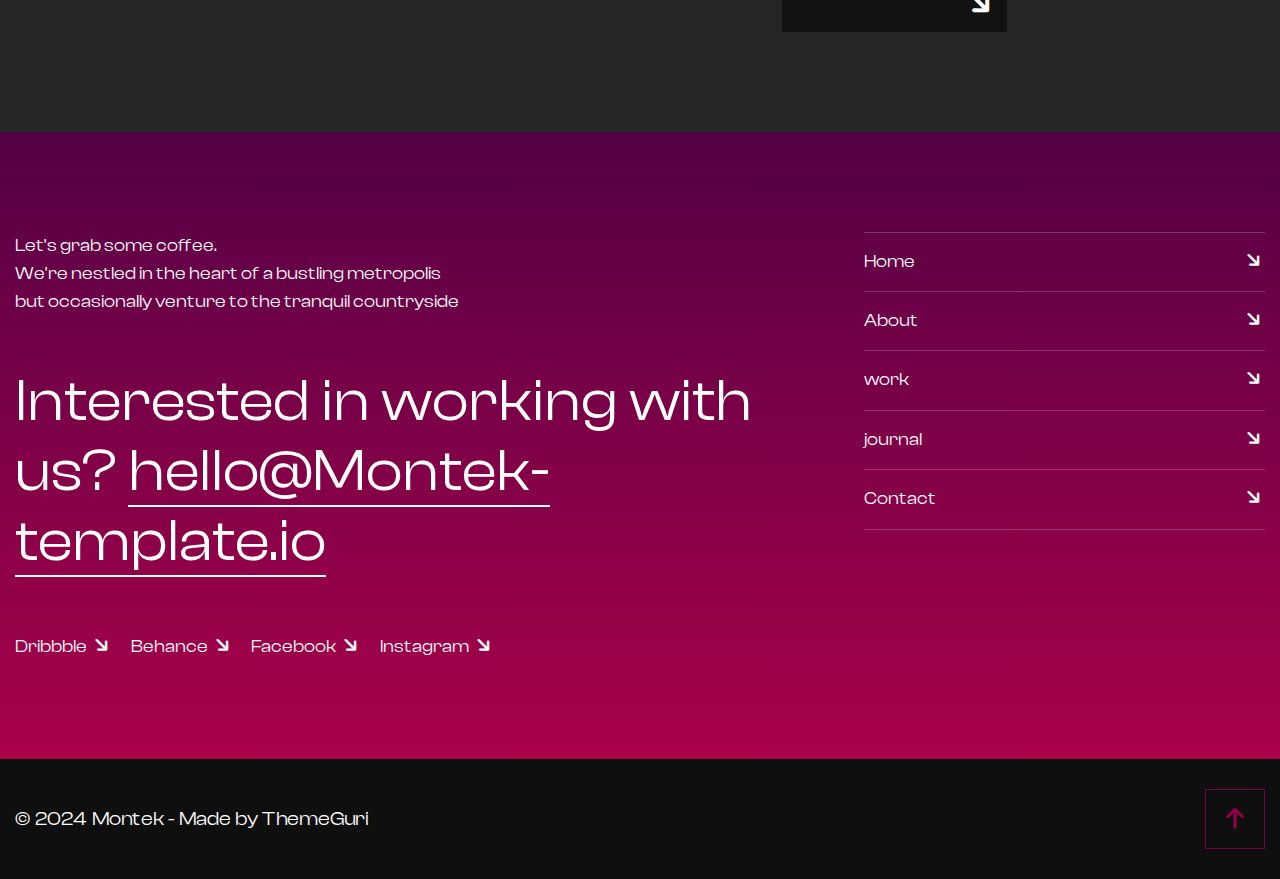
<file: journal.html>
<!DOCTYPE html>
<html>
<head>
<meta charset="utf-8">
<title>Montek Creative Agency Business HTML-5 Template | journal</title>
<!-- Stylesheets -->
<link href="assets/css/bootstrap.css" rel="stylesheet">
<link href="assets/css/style.css" rel="stylesheet">
<link href="assets/css/responsive.css" rel="stylesheet">

<link href="https://fonts.googleapis.com/css2?family=Lora:ital,wght@0,400;0,500;0,600;0,700;1,600;1,700&display=swap" rel="stylesheet">
<link href="https://fonts.googleapis.com/css2?family=Inter:wght@300;400;500;600;700;800;900&display=swap" rel="stylesheet">

<link rel="shortcut icon" href="assets/images/favicon.png" type="image/x-icon">
<link rel="icon" href="assets/images/favicon.png" type="image/x-icon">

<!-- Responsive -->
<meta http-equiv="X-UA-Compatible" content="IE=edge">
<meta name="viewport" content="width=device-width, initial-scale=1.0, maximum-scale=1.0, user-scalable=0">

</head>

<body>

<div class="page-wrapper image-layer" style="background-image:url(assets/images/background/4.jpg)">
 	

	
	<!-- Main Header -->
	<header class="main-header">
		
		<!-- Header Lower -->
		<div class="header-lower">
			<div class="auto-container">
				<div class="inner-container">
					<div class="d-flex justify-content-between align-items-center flex-wrap">
						
						<div class="logo-box">
							<div class="logo"><a href="index.html"><img src="assets/images/logo.png" alt="" title=""></a></div>
						</div>
						
						<div class="nav-outer d-flex flex-wrap">
							<!-- Main Menu -->
							<nav class="main-menu navbar-expand-md">
								<div class="navbar-header">
									<!-- Toggle Button -->    	
									<button class="navbar-toggler" type="button" data-toggle="collapse" data-target="#navbarSupportedContent" aria-controls="navbarSupportedContent" aria-expanded="false" aria-label="Toggle navigation">
										<span class="icon-bar"></span>
										<span class="icon-bar"></span>
										<span class="icon-bar"></span>
									</button>
								</div>
								
								<div class="navbar-collapse collapse clearfix" id="navbarSupportedContent">
									<ul class="navigation clearfix">
										<li><a href="index.html">Home</a></li>
										<li><a href="about.html">About</a></li>
										<li class="dropdown"><a href="#">journal</a>
											<ul>
												<li><a href="journal.html">journal</a></li>
												<li><a href="journal-detail.html">journal detail</a></li>
											</ul>
										</li>
										<li class="dropdown"><a href="#">work</a>
											<ul>
												<li><a href="work.html">work</a></li>
												<li><a href="single-work.html">work detail</a></li>
											</ul>
										</li>
										<li><a href="contact.html">Contact</a></li>
									</ul>
								</div>
							</nav>
						</div>

						<!-- Mobile Navigation Toggler -->
						<div class="mobile-nav-toggler">
							<svg xmlns="http://www.w3.org/2000/svg" class="icon icon-tabler icon-tabler-menu-2" width="24" height="24" viewBox="0 0 24 24" stroke-width="1.5" stroke="currentColor" fill="none" stroke-linecap="round" stroke-linejoin="round"><path stroke="none" d="M0 0h24v24H0z" fill="none"/><path d="M4 6l16 0" /><path d="M4 12l16 0" /><path d="M4 18l16 0" /></svg>
						</div>
						
					</div>
				</div>
			</div>
		</div>
		<!--End Header Lower-->
		
		<!-- Mobile Menu  -->
		<div class="mobile-menu">
			<div class="menu-backdrop"></div>
			<div class="close-btn"><span class="icon fa-solid fa-xmark fa-fw"></span></div>
			
			<nav class="menu-box">
				<div class="nav-logo"><a href="index.html"><img src="assets/images/mobile-logo.png" alt="" title=""></a></div>
				<div class="menu-outer"><!--Here Menu Will Come Automatically Via Javascript / Same Menu as in Header--></div>
			</nav>
		</div>
		<!-- End Mobile Menu -->
	
	</header>
	<!-- End Main Header -->
	
	<!-- Page Title -->
	<section class="page-title">
		<div class="auto-container">
			<h1 class="page-title_heading">journal</h1>
			<div class="page-title_text">Tech Tales, Shared Perspectives</div>
		</div>
	</section>
	<!-- End Page Title -->

	<!-- journal Two -->
	<section class="journal-two">
		<div class="auto-container">
			<div class="row clearfix">
				
				<!-- journal Block One -->
				<div class="journal-block_one">
					<div class="journal-block_one-inner">
						<div class="journal-block_one-title">Design</div>
						<h5 class="journal-block_one-heading"><a href="journal-detail.html">Efficient Web Design in Webflow</a></h5>
						<a href="journal-detail.html" class="journal-block_one-arrow fa-solid fa-arrow-right fa-fw"></a>
					</div>
				</div>
				
				<!-- journal Block One -->
				<div class="journal-block_one">
					<div class="journal-block_one-inner">
						<div class="journal-block_one-title">tech</div>
						<h5 class="journal-block_one-heading"><a href="journal-detail.html">Responsive Design Tips: Webflow Edition</a></h5>
						<a href="journal-detail.html" class="journal-block_one-arrow fa-solid fa-arrow-right fa-fw"></a>
					</div>
				</div>
				
				<!-- journal Block One -->
				<div class="journal-block_one">
					<div class="journal-block_one-inner">
						<div class="journal-block_one-title">tutorials</div>
						<h5 class="journal-block_one-heading"><a href="journal-detail.html">Creating Dynamic Websites with Webflow</a></h5>
						<a href="journal-detail.html" class="journal-block_one-arrow fa-solid fa-arrow-right fa-fw"></a>
					</div>
				</div>
				
				<!-- journal Block One -->
				<div class="journal-block_one">
					<div class="journal-block_one-inner">
						<div class="journal-block_one-title">coding</div>
						<h5 class="journal-block_one-heading"><a href="journal-detail.html">Inspiring Webflow Designs: Sparking Creativity</a></h5>
						<a href="journal-detail.html" class="journal-block_one-arrow fa-solid fa-arrow-right fa-fw"></a>
					</div>
				</div>
				
				<!-- journal Block One -->
				<div class="journal-block_one">
					<div class="journal-block_one-inner">
						<div class="journal-block_one-title">updates</div>
						<h5 class="journal-block_one-heading"><a href="journal-detail.html">Exploring Webflow CMS: Unveiling Functionality</a></h5>
						<a href="journal-detail.html" class="journal-block_one-arrow fa-solid fa-arrow-right fa-fw"></a>
					</div>
				</div>
				
				<!-- journal Block One -->
				<div class="journal-block_one">
					<div class="journal-block_one-inner">
						<div class="journal-block_one-title">Design</div>
						<h5 class="journal-block_one-heading"><a href="journal-detail.html">Webflow Design Hacks: Quick Tips for Stunning Websites</a></h5>
						<a href="journal-detail.html" class="journal-block_one-arrow fa-solid fa-arrow-right fa-fw"></a>
					</div>
				</div>
				
				<!-- journal Block One -->
				<div class="journal-block_one">
					<div class="journal-block_one-inner">
						<div class="journal-block_one-title">tech</div>
						<h5 class="journal-block_one-heading"><a href="journal-detail.html">Mobile Optimization in Webflow: Designing for Every Device</a></h5>
						<a href="journal-detail.html" class="journal-block_one-arrow fa-solid fa-arrow-right fa-fw"></a>
					</div>
				</div>
				
				<!-- journal Block One -->
				<div class="journal-block_one">
					<div class="journal-block_one-inner">
						<div class="journal-block_one-title">tutorials</div>
						<h5 class="journal-block_one-heading"><a href="journal-detail.html">Webflow for Beginners: Getting Started with Ease</a></h5>
						<a href="journal-detail.html" class="journal-block_one-arrow fa-solid fa-arrow-right fa-fw"></a>
					</div>
				</div>
				
				<!-- journal Block One -->
				<div class="journal-block_one">
					<div class="journal-block_one-inner">
						<div class="journal-block_one-title">coding</div>
						<h5 class="journal-block_one-heading"><a href="journal-detail.html">Webflow Interactions: Adding Life to Your Website</a></h5>
						<a href="journal-detail.html" class="journal-block_one-arrow fa-solid fa-arrow-right fa-fw"></a>
					</div>
				</div>
				
				<!-- journal Block One -->
				<div class="journal-block_one">
					<div class="journal-block_one-inner">
						<div class="journal-block_one-title">updates</div>
						<h5 class="journal-block_one-heading"><a href="journal-detail.html">Webflow Hosting Guide: Choosing the Right Plan</a></h5>
						<a href="journal-detail.html" class="journal-block_one-arrow fa-solid fa-arrow-right fa-fw"></a>
					</div>
				</div>
				
				<!-- journal Block One -->
				<div class="journal-block_one">
					<div class="journal-block_one-inner">
						<div class="journal-block_one-title">Design</div>
						<h5 class="journal-block_one-heading"><a href="journal-detail.html">Webflow Assets: Using Images and Videos Like a Pro</a></h5>
						<a href="journal-detail.html" class="journal-block_one-arrow fa-solid fa-arrow-right fa-fw"></a>
					</div>
				</div>
				
				<!-- journal Block One -->
				<div class="journal-block_one">
					<div class="journal-block_one-inner">
						<div class="journal-block_one-title">tech</div>
						<h5 class="journal-block_one-heading"><a href="journal-detail.html">Webflow Pricing Plans: Finding the Best Fit for You</a></h5>
						<a href="journal-detail.html" class="journal-block_one-arrow fa-solid fa-arrow-right fa-fw"></a>
					</div>
				</div>
				
				<!-- journal Block One -->
				<div class="journal-block_one">
					<div class="journal-block_one-inner">
						<div class="journal-block_one-title">tutorials</div>
						<h5 class="journal-block_one-heading"><a href="journal-detail.html">SEO Essentials: Optimizing Your Site for Search Engines</a></h5>
						<a href="journal-detail.html" class="journal-block_one-arrow fa-solid fa-arrow-right fa-fw"></a>
					</div>
				</div>
				
				<!-- journal Block One -->
				<div class="journal-block_one">
					<div class="journal-block_one-inner">
						<div class="journal-block_one-title">coding</div>
						<h5 class="journal-block_one-heading"><a href="journal-detail.html">Connecting with Fellow Designers: Building Community in the Field</a></h5>
						<a href="journal-detail.html" class="journal-block_one-arrow fa-solid fa-arrow-right fa-fw"></a>
					</div>
				</div>
				
				<!-- journal Block One -->
				<div class="journal-block_one">
					<div class="journal-block_one-inner">
						<div class="journal-block_one-title">updates</div>
						<h5 class="journal-block_one-heading"><a href="journal-detail.html">Smooth Project Communication: Collaborating with Clients</a></h5>
						<a href="journal-detail.html" class="journal-block_one-arrow fa-solid fa-arrow-right fa-fw"></a>
					</div>
				</div>
				
			</div>
		</div>
	</section>
	<!-- End journal Two -->
	
	<!-- Main Footer -->
	<footer class="main-footer">
		<div class="auto-container">
			<!-- Widgets Section -->
			<div class="widgets-section">
				<div class="row clearfix">
					
					<!-- Footer Column -->
					<div class="footer-column col-lg-8 col-md-12 col-sm-12">
						<div class="footer-text">Let's grab some coffee. <br> We're nestled in the heart of a bustling metropolis <br> but occasionally venture to the tranquil countryside</div>
						<h2>Interested in working with us? <a href="mailto:hello@Montek-template.io">hello@Montek-template.io</a></h2>
						<ul class="footer_socials">
							<li><a href="https://www.dribbble.com">Dribbble <i class="fa-solid fa-arrow-right fa-fw"></i></a></li>
							<li><a href="https://www.behance.net">Behance <i class="fa-solid fa-arrow-right fa-fw"></i></a></li>
							<li><a href="https://www.facebook.com">Facebook <i class="fa-solid fa-arrow-right fa-fw"></i></a></li>
							<li><a href="https://www.instagram.com">Instagram <i class="fa-solid fa-arrow-right fa-fw"></i></a></li>
						</ul>
					</div>
					
					<!-- Footer Column -->
					<div class="footer-column col-lg-4 col-md-12 col-sm-12">
						<ul class="footer_navs">
							<li><a href="index.html">Home <i class="fa-solid fa-arrow-right fa-fw"></i></a></li>
							<li><a href="about.html">About <i class="fa-solid fa-arrow-right fa-fw"></i></a></li>
							<li><a href="work.html">work <i class="fa-solid fa-arrow-right fa-fw"></i></a></li>
							<li><a href="journal.html">journal <i class="fa-solid fa-arrow-right fa-fw"></i></a></li>
							<li><a href="contact.html">Contact <i class="fa-solid fa-arrow-right fa-fw"></i></a></li>
						</ul>
					</div>
					
				</div>
			</div>
		</div>
		<div class="footer-bottom">
			<div class="auto-container">
				<div class="d-flex justify-content-between align-items-center flex-wrap">
					<div class="footer_copyright">&copy; 2024 Montek  -  Made by ThemeGuri</div>
			<a class="backtop down-box scroll-to-target" data-target=".page-wrapper">
<i class="fa-solid fa-arrow-up"></i>
			</a>
				</div>
			</div>
		</div>
	</footer>
	<!-- End Main Footer -->
	
</div>
<!-- End PageWrapper -->
<script src="assets/js/jquery.js"></script>
<script src="assets/js/popper.min.js"></script>
<script src="assets/js/bootstrap.min.js"></script>
<script src="assets/js/appear.js"></script>
<script src="assets/js/wow.js"></script>
<script src="assets/js/swiper.min.js"></script>
<script src="assets/js/odometer.js"></script>
<script src="assets/js/gsap.min.js"></script>
<script src="assets/js/SplitText.min.js"></script>
<script src="assets/js/ScrollTrigger.min.js"></script>
<script src="assets/js/ScrollToPlugin.min.js"></script>
<script src="assets/js/ScrollSmoother.min.js"></script>
<script src="assets/js/script.js"></script>
<!--[if lt IE 9]><script src="https://cdnjs.cloudflare.com/ajax/libs/html5shiv/3.7.3/html5shiv.js"></script><![endif]-->
<!--[if lt IE 9]><script src="js/respond.js"></script><![endif]-->

</body>
</html>
</file>
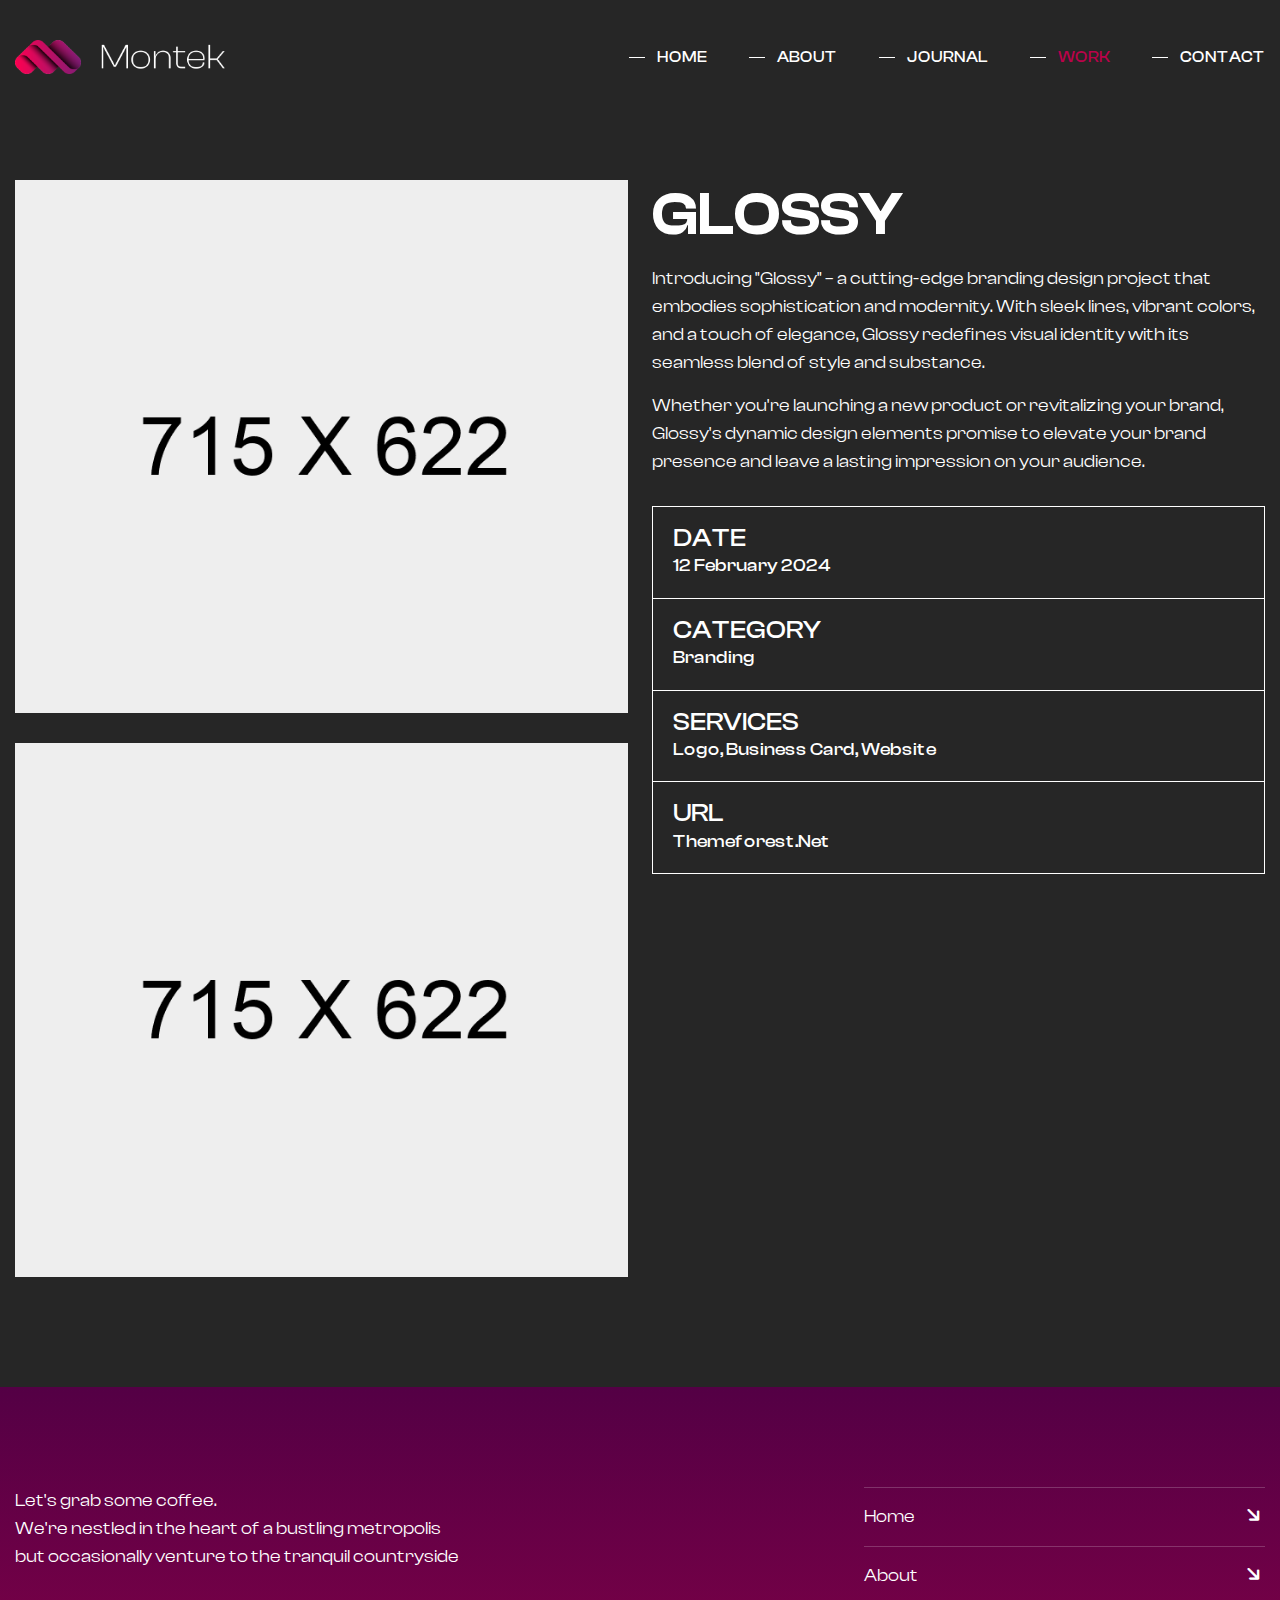
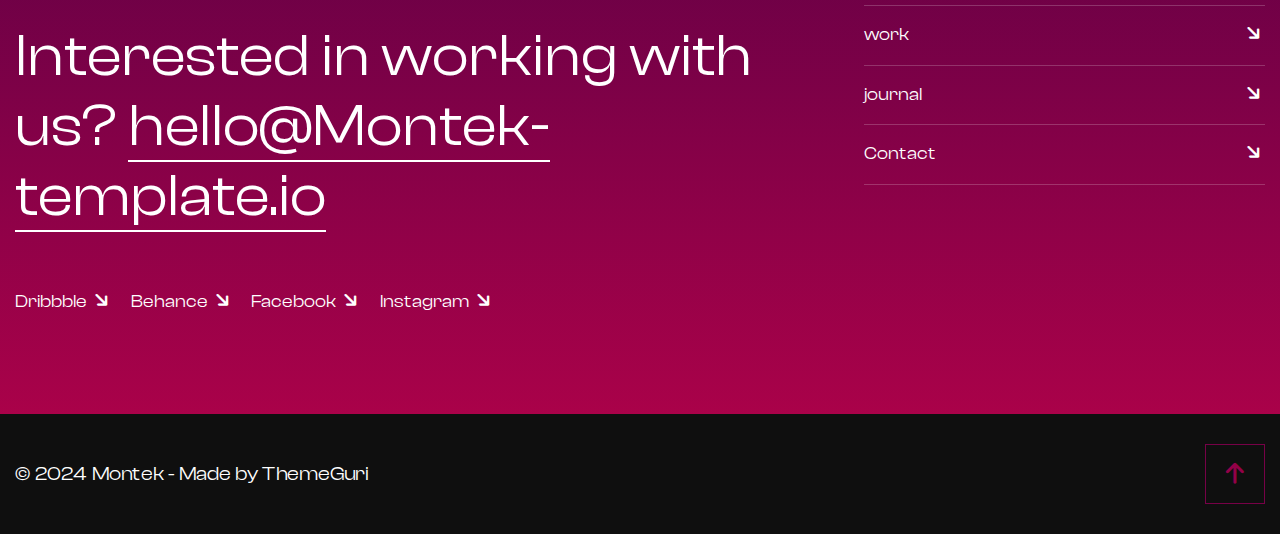
<file: single-work.html>
<!DOCTYPE html>
<html>
<head>
<meta charset="utf-8">
<title>Montek Creative Agency Business HTML-5 Template | Single Work</title>
<!-- Stylesheets -->
<link href="assets/css/bootstrap.css" rel="stylesheet">
<link href="assets/css/style.css" rel="stylesheet">
<link href="assets/css/responsive.css" rel="stylesheet">

<link href="https://fonts.googleapis.com/css2?family=Lora:ital,wght@0,400;0,500;0,600;0,700;1,600;1,700&display=swap" rel="stylesheet">
<link href="https://fonts.googleapis.com/css2?family=Inter:wght@300;400;500;600;700;800;900&display=swap" rel="stylesheet">

<link rel="shortcut icon" href="assets/images/favicon.png" type="image/x-icon">
<link rel="icon" href="assets/images/favicon.png" type="image/x-icon">

<!-- Responsive -->
<meta http-equiv="X-UA-Compatible" content="IE=edge">
<meta name="viewport" content="width=device-width, initial-scale=1.0, maximum-scale=1.0, user-scalable=0">

</head>

<body>

<div class="page-wrapper image-layer" style="background-image:url(assets/images/background/4.jpg)">	
 	

	
	<!-- Main Header -->
	<header class="main-header">
		
		<!-- Header Lower -->
		<div class="header-lower">
			<div class="auto-container">
				<div class="inner-container">
					<div class="d-flex justify-content-between align-items-center flex-wrap">
						
						<div class="logo-box">
							<div class="logo"><a href="index.html"><img src="assets/images/logo.png" alt="" title=""></a></div>
						</div>
						
						<div class="nav-outer d-flex flex-wrap">
							<!-- Main Menu -->
							<nav class="main-menu navbar-expand-md">
								<div class="navbar-header">
									<!-- Toggle Button -->    	
									<button class="navbar-toggler" type="button" data-toggle="collapse" data-target="#navbarSupportedContent" aria-controls="navbarSupportedContent" aria-expanded="false" aria-label="Toggle navigation">
										<span class="icon-bar"></span>
										<span class="icon-bar"></span>
										<span class="icon-bar"></span>
									</button>
								</div>
								
								<div class="navbar-collapse collapse clearfix" id="navbarSupportedContent">
									<ul class="navigation clearfix">
										<li><a href="index.html">Home</a></li>
										<li><a href="about.html">About</a></li>
										<li class="dropdown"><a href="#">journal</a>
											<ul>
												<li><a href="journal.html">journal</a></li>
												<li><a href="journal-detail.html">journal detail</a></li>
											</ul>
										</li>
										<li class="dropdown"><a href="#">work</a>
											<ul>
												<li><a href="work.html">work</a></li>
												<li><a href="single-work.html">work detail</a></li>
											</ul>
										</li>
										<li><a href="contact.html">Contact</a></li>
									</ul>
								</div>
							</nav>
						</div>

						<!-- Mobile Navigation Toggler -->
						<div class="mobile-nav-toggler">
							<svg xmlns="http://www.w3.org/2000/svg" class="icon icon-tabler icon-tabler-menu-2" width="24" height="24" viewBox="0 0 24 24" stroke-width="1.5" stroke="currentColor" fill="none" stroke-linecap="round" stroke-linejoin="round"><path stroke="none" d="M0 0h24v24H0z" fill="none"/><path d="M4 6l16 0" /><path d="M4 12l16 0" /><path d="M4 18l16 0" /></svg>
						</div>
						
					</div>
				</div>
			</div>
		</div>
		<!--End Header Lower-->
		
		<!-- Mobile Menu  -->
		<div class="mobile-menu">
			<div class="menu-backdrop"></div>
			<div class="close-btn"><span class="icon fa-solid fa-xmark fa-fw"></span></div>
			
			<nav class="menu-box">
				<div class="nav-logo"><a href="index.html"><img src="assets/images/mobile-logo.png" alt="" title=""></a></div>
				<div class="menu-outer"><!--Here Menu Will Come Automatically Via Javascript / Same Menu as in Header--></div>
			</nav>
		</div>
		<!-- End Mobile Menu -->
	
	</header>
	<!-- End Main Header -->
	
	<!-- Single Work -->
	<section class="single-work">
		<div class="auto-container">
			<div class="row clearfix">
				<!-- Column -->
				<div class="column col-lg-6 col-md-12 col-sm-12">
					<div class="single-work_image">
						<img src="assets/images/resource/work-1.jpg" alt="" />
					</div>
					<div class="single-work_image">
						<img src="assets/images/resource/work-2.jpg" alt="" />
					</div>
				</div>
				<!-- Column -->
				<div class="column col-lg-6 col-md-12 col-sm-12">
					<h2 class="single-work_title">Glossy</h2>
					<p>Introducing "Glossy" – a cutting-edge branding design project that embodies sophistication and modernity. With sleek lines, vibrant colors, and a touch of elegance, Glossy redefines visual identity with its seamless blend of style and substance. </p>
					<p>Whether you're launching a new product or revitalizing your brand, Glossy's dynamic design elements promise to elevate your brand presence and leave a lasting impression on your audience.</p>
					<ul class="single-work_list">
						<li>
							Date
							<span>12 February 2024</span>
						</li>
						<li>
							Category
							<span>branding</span>
						</li>
						<li>
							services
							<span>logo, business card, website</span>
						</li>
						<li>
							URL
							<span><a href="www.themeforest.net">Themeforest.net</a></span>
						</li>
					</ul>
				</div>
			</div>
		</div>
	</section>
	<!-- End Single Work -->
	
	<!-- Main Footer -->
	<footer class="main-footer">
		<div class="auto-container">
			<!-- Widgets Section -->
			<div class="widgets-section">
				<div class="row clearfix">
					
					<!-- Footer Column -->
					<div class="footer-column col-lg-8 col-md-12 col-sm-12">
						<div class="footer-text">Let's grab some coffee. <br> We're nestled in the heart of a bustling metropolis <br> but occasionally venture to the tranquil countryside</div>
						<h2>Interested in working with us? <a href="mailto:hello@Montek-template.io">hello@Montek-template.io</a></h2>
						<ul class="footer_socials">
							<li><a href="https://www.dribbble.com">Dribbble <i class="fa-solid fa-arrow-right fa-fw"></i></a></li>
							<li><a href="https://www.behance.net">Behance <i class="fa-solid fa-arrow-right fa-fw"></i></a></li>
							<li><a href="https://www.facebook.com">Facebook <i class="fa-solid fa-arrow-right fa-fw"></i></a></li>
							<li><a href="https://www.instagram.com">Instagram <i class="fa-solid fa-arrow-right fa-fw"></i></a></li>
						</ul>
					</div>
					
					<!-- Footer Column -->
					<div class="footer-column col-lg-4 col-md-12 col-sm-12">
						<ul class="footer_navs">
							<li><a href="index.html">Home <i class="fa-solid fa-arrow-right fa-fw"></i></a></li>
							<li><a href="about.html">About <i class="fa-solid fa-arrow-right fa-fw"></i></a></li>
							<li><a href="work.html">work <i class="fa-solid fa-arrow-right fa-fw"></i></a></li>
							<li><a href="journal.html">journal <i class="fa-solid fa-arrow-right fa-fw"></i></a></li>
							<li><a href="contact.html">Contact <i class="fa-solid fa-arrow-right fa-fw"></i></a></li>
						</ul>
					</div>
					
				</div>
			</div>
		</div>
		<div class="footer-bottom">
			<div class="auto-container">
				<div class="d-flex justify-content-between align-items-center flex-wrap">
					<div class="footer_copyright">&copy; 2024 Montek  -  Made by ThemeGuri</div>
			<a class="backtop down-box scroll-to-target" data-target=".page-wrapper">
<i class="fa-solid fa-arrow-up"></i>
			</a>
				</div>
			</div>
		</div>
	</footer>
	<!-- End Main Footer -->
	
</div>
<!-- End PageWrapper -->
<script src="assets/js/jquery.js"></script>
<script src="assets/js/popper.min.js"></script>
<script src="assets/js/bootstrap.min.js"></script>
<script src="assets/js/appear.js"></script>
<script src="assets/js/wow.js"></script>
<script src="assets/js/swiper.min.js"></script>
<script src="assets/js/odometer.js"></script>
<script src="assets/js/gsap.min.js"></script>
<script src="assets/js/SplitText.min.js"></script>
<script src="assets/js/ScrollTrigger.min.js"></script>
<script src="assets/js/ScrollToPlugin.min.js"></script>
<script src="assets/js/ScrollSmoother.min.js"></script>
<script src="assets/js/script.js"></script>
<!--[if lt IE 9]><script src="https://cdnjs.cloudflare.com/ajax/libs/html5shiv/3.7.3/html5shiv.js"></script><![endif]-->
<!--[if lt IE 9]><script src="js/respond.js"></script><![endif]-->

</body>
</html>
</file>
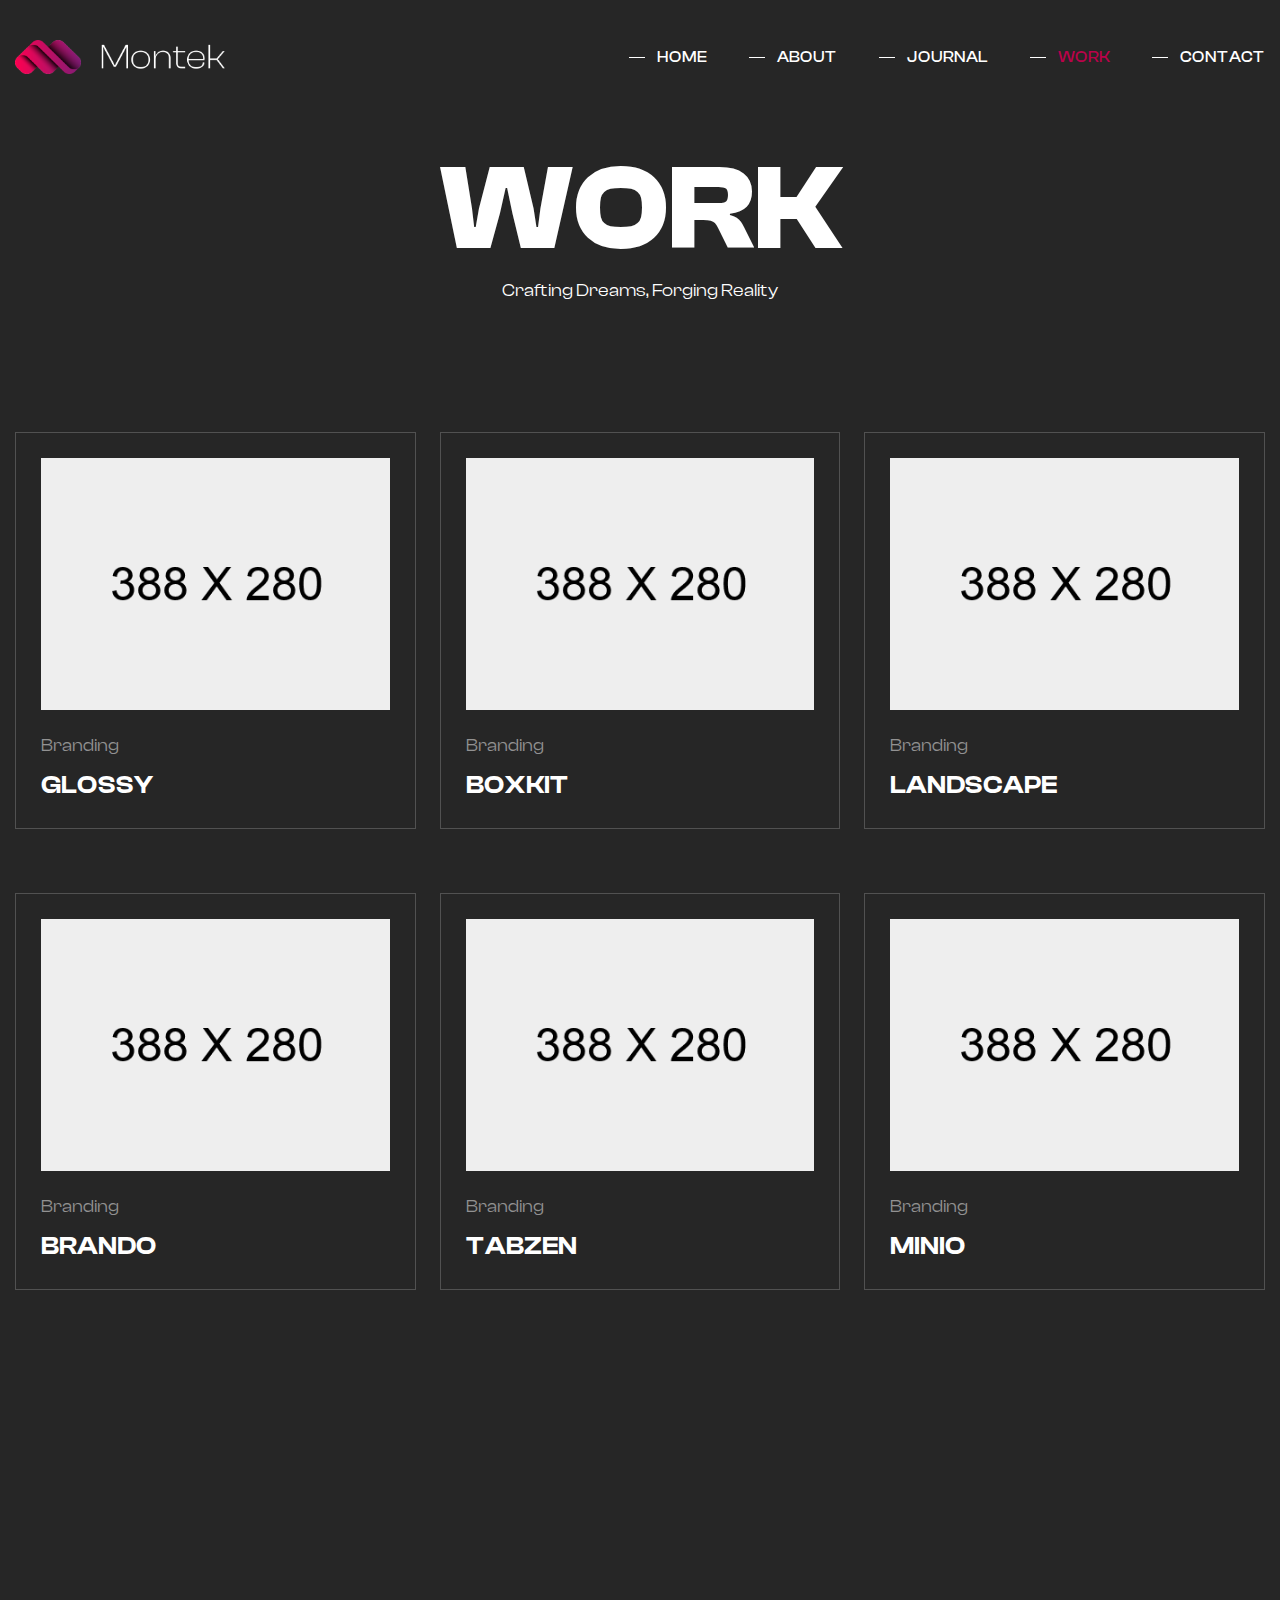
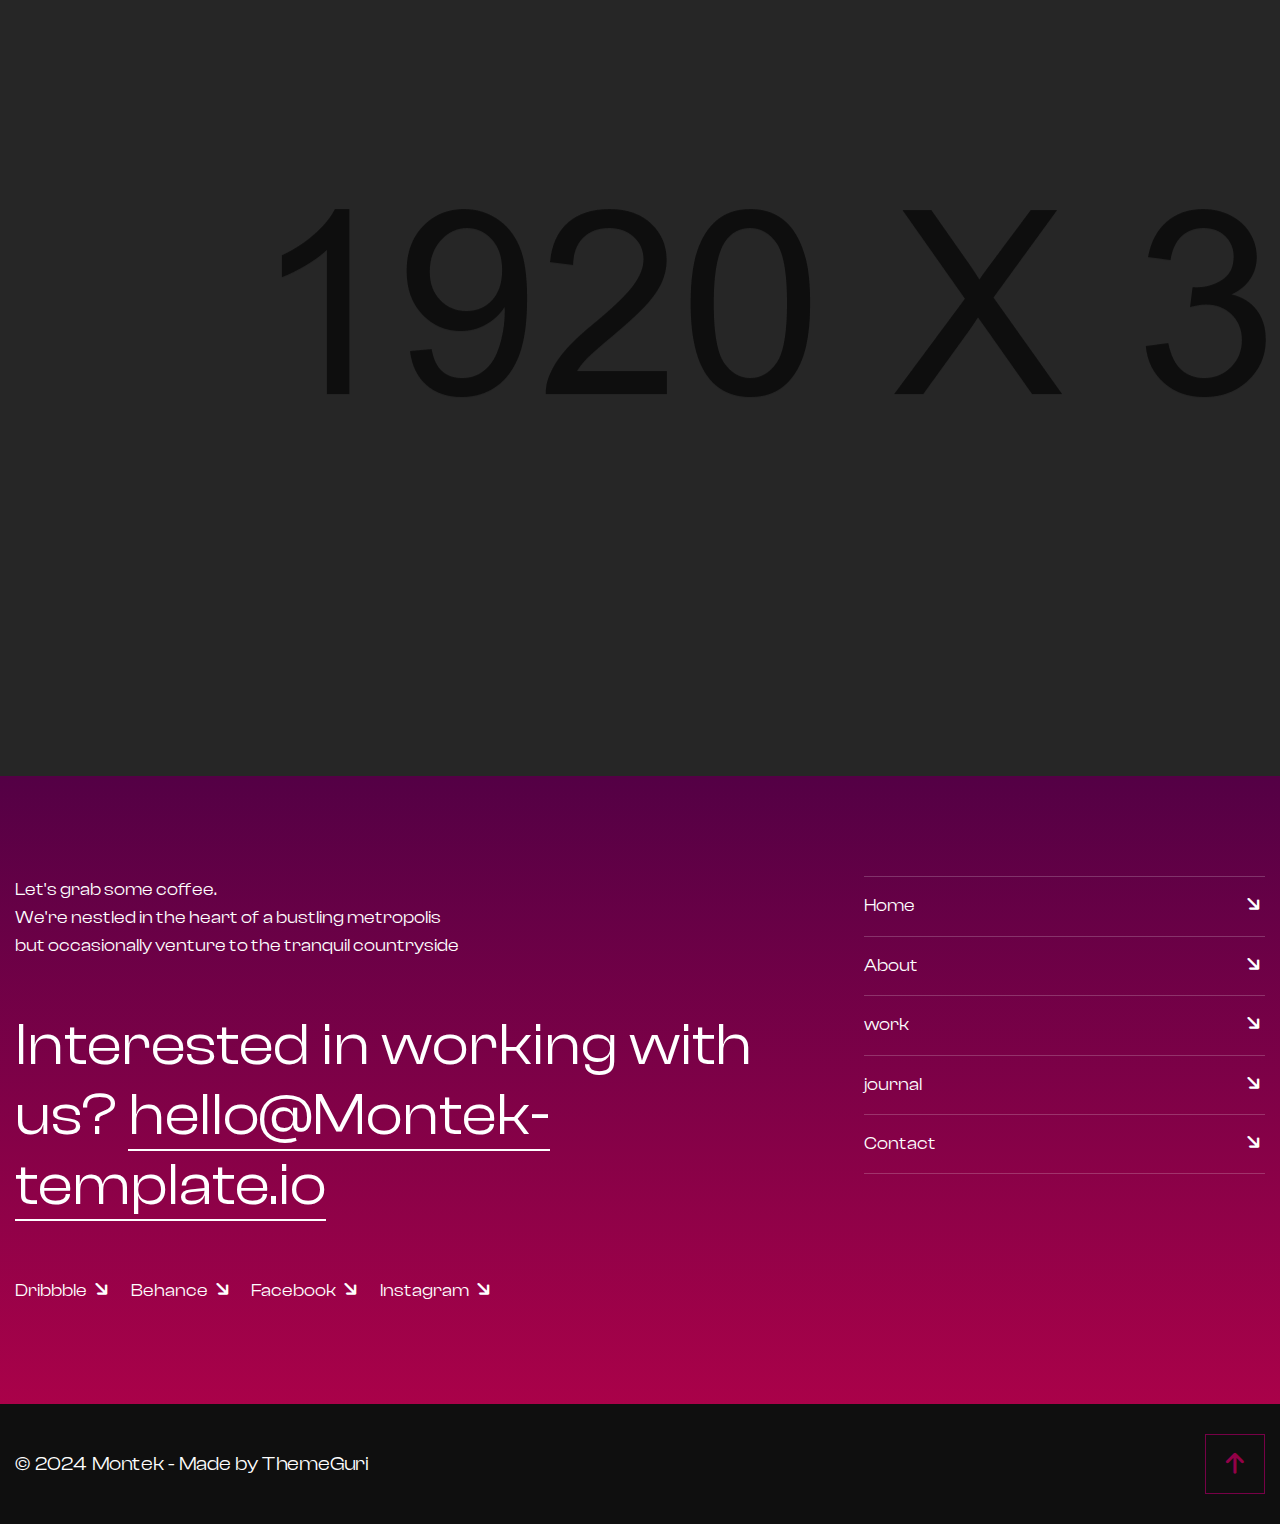
<file: work.html>
<!DOCTYPE html>
<html>
<head>
<meta charset="utf-8">
<title>Montek Creative Agency Business HTML-5 Template | Work</title>
<!-- Stylesheets -->
<link href="assets/css/bootstrap.css" rel="stylesheet">
<link href="assets/css/style.css" rel="stylesheet">
<link href="assets/css/responsive.css" rel="stylesheet">

<link href="https://fonts.googleapis.com/css2?family=Lora:ital,wght@0,400;0,500;0,600;0,700;1,600;1,700&display=swap" rel="stylesheet">
<link href="https://fonts.googleapis.com/css2?family=Inter:wght@300;400;500;600;700;800;900&display=swap" rel="stylesheet">

<link rel="shortcut icon" href="assets/images/favicon.png" type="image/x-icon">
<link rel="icon" href="assets/images/favicon.png" type="image/x-icon">

<!-- Responsive -->
<meta http-equiv="X-UA-Compatible" content="IE=edge">
<meta name="viewport" content="width=device-width, initial-scale=1.0, maximum-scale=1.0, user-scalable=0">

</head>

<body>

<div class="page-wrapper image-layer" style="background-image:url(assets/images/background/4.jpg)">	
	<!-- Main Header -->
	<header class="main-header">
		
		<!-- Header Lower -->
		<div class="header-lower">
			<div class="auto-container">
				<div class="inner-container">
					<div class="d-flex justify-content-between align-items-center flex-wrap">
						
						<div class="logo-box">
							<div class="logo"><a href="index.html"><img src="assets/images/logo.png" alt="" title=""></a></div>
						</div>
						
						<div class="nav-outer d-flex flex-wrap">
							<!-- Main Menu -->
							<nav class="main-menu navbar-expand-md">
								<div class="navbar-header">
									<!-- Toggle Button -->    	
									<button class="navbar-toggler" type="button" data-toggle="collapse" data-target="#navbarSupportedContent" aria-controls="navbarSupportedContent" aria-expanded="false" aria-label="Toggle navigation">
										<span class="icon-bar"></span>
										<span class="icon-bar"></span>
										<span class="icon-bar"></span>
									</button>
								</div>
								
								<div class="navbar-collapse collapse clearfix" id="navbarSupportedContent">
									<ul class="navigation clearfix">
										<li><a href="index.html">Home</a></li>
										<li><a href="about.html">About</a></li>
										<li class="dropdown"><a href="#">journal</a>
											<ul>
												<li><a href="journal.html">journal</a></li>
												<li><a href="single-work.html">journal detail</a></li>
											</ul>
										</li>
										<li class="dropdown"><a href="#">work</a>
											<ul>
												<li><a href="work.html">work</a></li>
												<li><a href="single-work.html">work detail</a></li>
											</ul>
										</li>
										<li><a href="contact.html">Contact</a></li>
									</ul>
								</div>
							</nav>
						</div>

						<!-- Mobile Navigation Toggler -->
						<div class="mobile-nav-toggler">
							<svg xmlns="http://www.w3.org/2000/svg" class="icon icon-tabler icon-tabler-menu-2" width="24" height="24" viewBox="0 0 24 24" stroke-width="1.5" stroke="currentColor" fill="none" stroke-linecap="round" stroke-linejoin="round"><path stroke="none" d="M0 0h24v24H0z" fill="none"/><path d="M4 6l16 0" /><path d="M4 12l16 0" /><path d="M4 18l16 0" /></svg>
						</div>
						
					</div>
				</div>
			</div>
		</div>
		<!--End Header Lower-->
		
		<!-- Mobile Menu  -->
		<div class="mobile-menu">
			<div class="menu-backdrop"></div>
			<div class="close-btn"><span class="icon fa-solid fa-xmark fa-fw"></span></div>
			
			<nav class="menu-box">
				<div class="nav-logo"><a href="index.html"><img src="assets/images/mobile-logo.png" alt="" title=""></a></div>
				<div class="menu-outer"><!--Here Menu Will Come Automatically Via Javascript / Same Menu as in Header--></div>
			</nav>
		</div>
		<!-- End Mobile Menu -->
	
	</header>
	<!-- End Main Header -->
	
	<!-- Page Title -->
	<section class="page-title">
		<div class="auto-container">
			<h1 class="page-title_heading">Work</h1>
			<div class="page-title_text">Crafting Dreams, Forging Reality</div>
		</div>
	</section>
	<!-- End Page Title -->

	<!-- Work One -->
	<section class="work-one">
		<div class="auto-container">
			<div class="row clearfix">
				
				<!-- Gallery Block One -->
				<div class="gallery-block_one col-lg-4 col-md-6 col-sm-12">
					<div class="gallery-block_one-inner wow fadeInLeft" data-wow-delay="0ms" data-wow-duration="1500ms">
						<div class="gallery-block_one-content">
							<div class="gallery-block_one-image">
								<a href="single-work.html"><img src="assets/images/gallery/1.jpg" alt="" /></a>
							</div>
							<div class="gallery-block_one-title">branding</div>
							<h4 class="gallery-block_one-heading"><a href="single-work.html">Glossy</a></h4>
						</div>
						<div class="service-block_one-more">
							<a class="view-more" href="single-work.html">View Project <i class="fa-solid fa-arrow-right fa-fw"></i></a>
						</div>
					</div>
				</div>
				
				<!-- Gallery Block One -->
				<div class="gallery-block_one col-lg-4 col-md-6 col-sm-12">
					<div class="gallery-block_one-inner wow fadeInUp" data-wow-delay="0ms" data-wow-duration="1500ms">
						<div class="gallery-block_one-content">
							<div class="gallery-block_one-image">
								<a href="single-work.html"><img src="assets/images/gallery/2.jpg" alt="" /></a>
							</div>
							<div class="gallery-block_one-title">branding</div>
							<h4 class="gallery-block_one-heading"><a href="single-work.html">Boxkit</a></h4>
						</div>
						<div class="service-block_one-more">
							<a class="view-more" href="single-work.html">View Project <i class="fa-solid fa-arrow-right fa-fw"></i></a>
						</div>
					</div>
				</div>
				
				<!-- Gallery Block One -->
				<div class="gallery-block_one col-lg-4 col-md-6 col-sm-12">
					<div class="gallery-block_one-inner wow fadeInRight" data-wow-delay="0ms" data-wow-duration="1500ms">
						<div class="gallery-block_one-content">
							<div class="gallery-block_one-image">
								<a href="single-work.html"><img src="assets/images/gallery/3.jpg" alt="" /></a>
							</div>
							<div class="gallery-block_one-title">branding</div>
							<h4 class="gallery-block_one-heading"><a href="single-work.html">Landscape</a></h4>
						</div>
						<div class="service-block_one-more">
							<a class="view-more" href="single-work.html">View Project <i class="fa-solid fa-arrow-right fa-fw"></i></a>
						</div>
					</div>
				</div>
				
				<!-- Gallery Block One -->
				<div class="gallery-block_one col-lg-4 col-md-6 col-sm-12">
					<div class="gallery-block_one-inner wow fadeInLeft" data-wow-delay="0ms" data-wow-duration="1500ms">
						<div class="gallery-block_one-content">
							<div class="gallery-block_one-image">
								<a href="single-work.html"><img src="assets/images/gallery/4.jpg" alt="" /></a>
							</div>
							<div class="gallery-block_one-title">branding</div>
							<h4 class="gallery-block_one-heading"><a href="single-work.html">Brando</a></h4>
						</div>
						<div class="service-block_one-more">
							<a class="view-more" href="single-work.html">View Project <i class="fa-solid fa-arrow-right fa-fw"></i></a>
						</div>
					</div>
				</div>
				
				<!-- Gallery Block One -->
				<div class="gallery-block_one col-lg-4 col-md-6 col-sm-12">
					<div class="gallery-block_one-inner wow fadeInUp" data-wow-delay="0ms" data-wow-duration="1500ms">
						<div class="gallery-block_one-content">
							<div class="gallery-block_one-image">
								<a href="single-work.html"><img src="assets/images/gallery/5.jpg" alt="" /></a>
							</div>
							<div class="gallery-block_one-title">branding</div>
							<h4 class="gallery-block_one-heading"><a href="single-work.html">Tabzen</a></h4>
						</div>
						<div class="service-block_one-more">
							<a class="view-more" href="single-work.html">View Project <i class="fa-solid fa-arrow-right fa-fw"></i></a>
						</div>
					</div>
				</div>
				
				<!-- Gallery Block One -->
				<div class="gallery-block_one col-lg-4 col-md-6 col-sm-12">
					<div class="gallery-block_one-inner wow fadeInRight" data-wow-delay="0ms" data-wow-duration="1500ms">
						<div class="gallery-block_one-content">
							<div class="gallery-block_one-image">
								<a href="single-work.html"><img src="assets/images/gallery/6.jpg" alt="" /></a>
							</div>
							<div class="gallery-block_one-title">branding</div>
							<h4 class="gallery-block_one-heading"><a href="single-work.html">Minio</a></h4>
						</div>
						<div class="service-block_one-more">
							<a class="view-more" href="single-work.html">View Project <i class="fa-solid fa-arrow-right fa-fw"></i></a>
						</div>
					</div>
				</div>
				
				<!-- Gallery Block One -->
				<div class="gallery-block_one col-lg-4 col-md-6 col-sm-12">
					<div class="gallery-block_one-inner wow fadeInLeft" data-wow-delay="0ms" data-wow-duration="1500ms">
						<div class="gallery-block_one-content">
							<div class="gallery-block_one-image">
								<a href="single-work.html"><img src="assets/images/gallery/7.jpg" alt="" /></a>
							</div>
							<div class="gallery-block_one-title">branding</div>
							<h4 class="gallery-block_one-heading"><a href="single-work.html">Glossy</a></h4>
						</div>
						<div class="service-block_one-more">
							<a class="view-more" href="single-work.html">View Project <i class="fa-solid fa-arrow-right fa-fw"></i></a>
						</div>
					</div>
				</div>
				
				<!-- Gallery Block One -->
				<div class="gallery-block_one col-lg-4 col-md-6 col-sm-12">
					<div class="gallery-block_one-inner wow fadeInUp" data-wow-delay="0ms" data-wow-duration="1500ms">
						<div class="gallery-block_one-content">
							<div class="gallery-block_one-image">
								<a href="single-work.html"><img src="assets/images/gallery/8.jpg" alt="" /></a>
							</div>
							<div class="gallery-block_one-title">branding</div>
							<h4 class="gallery-block_one-heading"><a href="single-work.html">Boxkit</a></h4>
						</div>
						<div class="service-block_one-more">
							<a class="view-more" href="single-work.html">View Project <i class="fa-solid fa-arrow-right fa-fw"></i></a>
						</div>
					</div>
				</div>
				
				<!-- Gallery Block One -->
				<div class="gallery-block_one col-lg-4 col-md-6 col-sm-12">
					<div class="gallery-block_one-inner wow fadeInRight" data-wow-delay="0ms" data-wow-duration="1500ms">
						<div class="gallery-block_one-content">
							<div class="gallery-block_one-image">
								<a href="single-work.html"><img src="assets/images/gallery/9.jpg" alt="" /></a>
							</div>
							<div class="gallery-block_one-title">branding</div>
							<h4 class="gallery-block_one-heading"><a href="single-work.html">Landscape</a></h4>
						</div>
						<div class="service-block_one-more">
							<a class="view-more" href="single-work.html">View Project <i class="fa-solid fa-arrow-right fa-fw"></i></a>
						</div>
					</div>
				</div>
				
				<!-- Gallery Block One -->
				<div class="gallery-block_one col-lg-4 col-md-6 col-sm-12">
					<div class="gallery-block_one-inner wow fadeInLeft" data-wow-delay="0ms" data-wow-duration="1500ms">
						<div class="gallery-block_one-content">
							<div class="gallery-block_one-image">
								<a href="single-work.html"><img src="assets/images/gallery/10.jpg" alt="" /></a>
							</div>
							<div class="gallery-block_one-title">branding</div>
							<h4 class="gallery-block_one-heading"><a href="single-work.html">Brando</a></h4>
						</div>
						<div class="service-block_one-more">
							<a class="view-more" href="single-work.html">View Project <i class="fa-solid fa-arrow-right fa-fw"></i></a>
						</div>
					</div>
				</div>
				
				<!-- Gallery Block One -->
				<div class="gallery-block_one col-lg-4 col-md-6 col-sm-12">
					<div class="gallery-block_one-inner wow fadeInUp" data-wow-delay="0ms" data-wow-duration="1500ms">
						<div class="gallery-block_one-content">
							<div class="gallery-block_one-image">
								<a href="single-work.html"><img src="assets/images/gallery/11.jpg" alt="" /></a>
							</div>
							<div class="gallery-block_one-title">branding</div>
							<h4 class="gallery-block_one-heading"><a href="single-work.html">Tabzen</a></h4>
						</div>
						<div class="service-block_one-more">
							<a class="view-more" href="single-work.html">View Project <i class="fa-solid fa-arrow-right fa-fw"></i></a>
						</div>
					</div>
				</div>
				
				<!-- Gallery Block One -->
				<div class="gallery-block_one col-lg-4 col-md-6 col-sm-12">
					<div class="gallery-block_one-inner wow fadeInRight" data-wow-delay="0ms" data-wow-duration="1500ms">
						<div class="gallery-block_one-content">
							<div class="gallery-block_one-image">
								<a href="single-work.html"><img src="assets/images/gallery/12.jpg" alt="" /></a>
							</div>
							<div class="gallery-block_one-title">branding</div>
							<h4 class="gallery-block_one-heading"><a href="single-work.html">Minio</a></h4>
						</div>
						<div class="service-block_one-more">
							<a class="view-more" href="single-work.html">View Project <i class="fa-solid fa-arrow-right fa-fw"></i></a>
						</div>
					</div>
				</div>
				
			</div>
			

			
		</div>
	</section>
	<!-- End Team One -->
	
	<!-- Main Footer -->
	<footer class="main-footer">
		<div class="auto-container">
			<!-- Widgets Section -->
			<div class="widgets-section">
				<div class="row clearfix">
					
					<!-- Footer Column -->
					<div class="footer-column col-lg-8 col-md-12 col-sm-12">
						<div class="footer-text">Let's grab some coffee. <br> We're nestled in the heart of a bustling metropolis <br> but occasionally venture to the tranquil countryside</div>
						<h2>Interested in working with us? <a href="mailto:hello@Montek-template.io">hello@Montek-template.io</a></h2>
						<ul class="footer_socials">
							<li><a href="https://www.dribbble.com">Dribbble <i class="fa-solid fa-arrow-right fa-fw"></i></a></li>
							<li><a href="https://www.behance.net">Behance <i class="fa-solid fa-arrow-right fa-fw"></i></a></li>
							<li><a href="https://www.facebook.com">Facebook <i class="fa-solid fa-arrow-right fa-fw"></i></a></li>
							<li><a href="https://www.instagram.com">Instagram <i class="fa-solid fa-arrow-right fa-fw"></i></a></li>
						</ul>
					</div>
					
					<!-- Footer Column -->
					<div class="footer-column col-lg-4 col-md-12 col-sm-12">
						<ul class="footer_navs">
							<li><a href="index.html">Home <i class="fa-solid fa-arrow-right fa-fw"></i></a></li>
							<li><a href="about.html">About <i class="fa-solid fa-arrow-right fa-fw"></i></a></li>
							<li><a href="work.html">work <i class="fa-solid fa-arrow-right fa-fw"></i></a></li>
							<li><a href="journal.html">journal <i class="fa-solid fa-arrow-right fa-fw"></i></a></li>
							<li><a href="contact.html">Contact <i class="fa-solid fa-arrow-right fa-fw"></i></a></li>
						</ul>
					</div>
					
				</div>
			</div>
		</div>
		<div class="footer-bottom">
			<div class="auto-container">
				<div class="d-flex justify-content-between align-items-center flex-wrap">
					<div class="footer_copyright">&copy; 2024 Montek  -  Made by ThemeGuri</div>
			<a class="backtop down-box scroll-to-target" data-target=".page-wrapper">
<i class="fa-solid fa-arrow-up"></i>
			</a>
				</div>
			</div>
		</div>
	</footer>
	<!-- End Main Footer -->
	
</div>
<!-- End PageWrapper -->
<script src="assets/js/jquery.js"></script>
<script src="assets/js/popper.min.js"></script>
<script src="assets/js/bootstrap.min.js"></script>
<script src="assets/js/appear.js"></script>
<script src="assets/js/wow.js"></script>
<script src="assets/js/swiper.min.js"></script>
<script src="assets/js/odometer.js"></script>
<script src="assets/js/gsap.min.js"></script>
<script src="assets/js/SplitText.min.js"></script>
<script src="assets/js/ScrollTrigger.min.js"></script>
<script src="assets/js/ScrollToPlugin.min.js"></script>
<script src="assets/js/ScrollSmoother.min.js"></script>
<script src="assets/js/script.js"></script>
<!--[if lt IE 9]><script src="https://cdnjs.cloudflare.com/ajax/libs/html5shiv/3.7.3/html5shiv.js"></script><![endif]-->
<!--[if lt IE 9]><script src="js/respond.js"></script><![endif]-->

</body>
</html>
</file>
<file: assets/css/responsive.css>
/* Contra Creative Agency Business HTML-5 Template */

@media only screen and (max-width: 1400px){

	.journel-two .journel-block_one{
		width:25%;
	}

}

@media only screen and (max-width: 1300px){

	.main-header .main-menu .navigation > li > a{
		font-size: 16px;
	}
	
	.single-work_image,
	.journel-detail_image{
		padding-right:0px;
	}

}

@media only screen and (max-width: 1240px){

	.banner-one_text-two{
		font-size:20px;
		line-height:30px;
		padding-right:50px;
	}
	
	.banner-one_text{
		font-size:20px;
		line-height:30px;
		padding-right:50px;
	}
	
	.journel-one .journel-block_one {
		width: 25%;
	}
	
	.counter-block_one-inner{
		padding:30px 30px;
	}
	
	.stats-one_contact-inner{
		padding:22px 15px;
	}
	
	.stats-one_contact-content .text{
		font-size:18px;
	}
	
	.counter-block_one-counter{
		font-size:60px;
	}
	
}

@media only screen and (max-width: 1140px){
	
	h1 {
		line-height: 120px;
		font-size: 120px;
	}
	
	.journel-one .journel-block_one {
		width: 33.333%;
	}
	
	.stats-one_contact-content .text {
		font-size: 16px;
	}
	
	.journel-two .journel-block_one{
		width:33.333%;
	}

}
	
@media only screen and (max-width: 1023px){
	
	.main-header .main-box .logo-box {
		position:relative;
		left:0px;
		top:0px;
		right:0px;
		bottom:0px;
		margin:0px;
		text-align:left;
	}
	
	.main-header .outer-box{
		position: static;
		display:block;
	}

	.main-header{
		position:relative;
		background-color: var(--color-two);
	}
	
	.main-header .mobile-nav-toggler{
		display:block;
		margin-left: 20px;
	}
	
	.main-header .sticky-header .mobile-nav-toggler{
		display:block;
	}
	
	.main-header .nav-outer,
	.main-header .sticky-header .main-menu{
		display:none;
	}
	
	.main-header #navbarSupportedContent{
		display:block;
	}
	
	.main-header .mCSB_inside > .mCSB_container{
		margin-right:0px;
	}

	.main-header .outer-box{
		margin-left: 0px;
	}
	
	.main-header .main-menu{
		display: none;
	}

}

@media only screen and (max-width: 991px){

	.banner-one{
		padding-top:100px;
	}
	
	h3 {
		line-height: 36px;
		font-size: 26px;
	}
	
	.service-block_one-inner {
		padding: 20px 30px;
	}
	
	.journel-one .journel-block_one {
		width: 50%;
	}
	
	.awards-block_one-title{
		font-size:26px;
	}
	
	.main-footer h2{
		font-size:40px;
		line-height:50px;
	}

	.page-title{
		padding-top:100px;
	}
	
	.team-block_one-image{
		position:relative;
		right:0px;
		margin-top:20px;
	}
	
	.team-block_one-inner{
		padding-bottom:0px;
		text-align:center;
		padding-left:0px;
	}
	
	.team-block_one-socials{
		margin-top:30px;
	}
	
	.team-block_one-inner::before{
		top:0px;
	}
	
	.journel-two .journel-block_one{
		width:50%;
	}
	
	.single-work .column:nth-child(2),
	.journel-detail .column:nth-child(2){
		order:1;
	}
	
	.single-work .column:nth-child(1),
	.journel-detail .column:nth-child(1){
		order:2;
	}
	
	.single-work,
	.journel-detail{
		padding-top:100px;
	}

}

@media only screen and (max-width: 820px){

	.banner-one .down-box{
		display:none;
	}
	
}

@media only screen and (max-width: 767px){
	
	.main-header .sticky-header .outer-box{
		display:block;
		right: 0px;
		left: auto;
		top:0px;
	}

	.main-header .main-menu{
		width:100%;
		display:none;
	}
	
	.main-header .main-menu .navbar-collapse > .navigation li.dropdown:after,
	.main-header .main-menu .navigation > li > ul:before{
		display:none !important;	
	}
	
	.main-header .main-box .logo-box{
		float:none;
		text-align:center;
		padding-bottom:10px;
	}

	.main-header .header-lower .outer-box{
		position:relative;
		z-index:12;
		display:block;
	}
	
	.main-header .main-menu .navbar-header .navbar-toggler{
		display: inline-block;
		z-index: 12;
		width: 50px;
		height: 40px;
		float: none;
		padding: 0px;
		text-align: center;
		border-radius: 0px;
		background: none;
		border: 1px solid #ffffff;
	}
	
	.main-header .main-menu .navbar-header .navbar-toggler .icon-bar{
		position: relative;
		background: #ffffff;
		height: 2px;
		width: 26px;
		display: block;
		margin:0 auto;
		margin:5px 11px;
	}
	
	.main-header .nav-outer .mobile-nav-toggler{
		display: block;
	}
	
	.main-header #navbarSupportedContent{
		display:block;
	}
	
	.main-header .mCSB_inside > .mCSB_container{
		margin-right:0px;
	}
	
	h1 {
		line-height: 80px;
		font-size: 80px;
	}
	
	.banner-one_text{
		padding-right:0px;
		margin-bottom:30px;
	}
	
	.counter-block_one-counter {
		font-size: 40px;
	}
	
	.stats-one_contact-inner {
		padding: 10px 10px;
	}
	
	.stats-one_contact-content{
		padding:20px 20px;
	}
	
	.awards-block_one-arrow,
	.stats-one_contact-icon{
		display:none;
	}
	
	.footer-bottom{
		padding:15px 0px;
	}
	
	.go-top_top,
	.footer_copyright{
		font-size:16px;
	}
	
	.page-title_heading{
		font-size:70px;
		line-height:80px;
	}
	
	.team-one .title-box h2{
		font-size:26px;
		line-height:36px;
	}
	
	.stats-one.style-two{
		padding-top:60px;
	}
	
	.journel-detail_title{
		font-size:40px;
		line-height:50px;
	}
	
	.journel-detail p{
		font-size:16px;
		line-height:26px;
	}
	
}

@media only screen and (max-width: 599px){

	.banner-one_text-two,
	.banner-one_text{
		padding-right: 0px;
	}

	.banner-one_text-two br,
	.banner-one_text br{
		display:none;
	}
	
	.journel-one .journel-block_one {
		width: 100%;
	}
	
	.stats-one .stats-one_contact-column,
	.stats-one .counter-block_one{
		width:100%;
	}
	
	.counter-block_one-inner{
		border-right:0px;
	}
	
	.awards-block_one-content{
		padding:0px 0px;
	}
	
	.awards-block_one-number{
		position:relative;
		margin-bottom:20px;
	}
	
	.go-top_top{
		margin-top:15px;
	}
	
	.journel-two .journel-block_one{
		width:100%;
	}
	
	.contact-one_heading{
		font-size:30px;
		line-height:40px;
	}
	
	

}

@media only screen and (max-width: 479px) {
	
	h1 {
		line-height: 40px;
		font-size: 40px;
	}
	
	.single-work_title,
	h2 {
		line-height: 38px;
		font-size: 28px;
	}
	
	.service-block_one-heading a br{
		display:none;
	}
	
	.gallery-block_one-content {
		padding: 15px 15px;
	}
	
	.service-block_one-inner {
		padding: 20px 20px;
	}
	
	.single-work_list li span,
	.single-work p,
	.banner-one_text-two,
	.banner-one_text {
		font-size: 16px;
		line-height: 26px;
	}
	
	.testimonial-block_one-content {
		padding: 15px 15px;
	}
	
	.contact-one_heading{
		font-size:20px;
		line-height:30px;
	}
	
	.counter-block_one-text{
		font-size:16px;
	}
	
	.main-footer h2 {
		font-size: 26px;
		line-height: 36px;
	}

	.page-title_heading {
		font-size: 50px;
		line-height: 60px;
	}
	
	.team-one .title-box h2 {
		font-size: 20px;
		line-height: 30px;
	}

	.journel-detail_title{
		font-size:24px;
		line-height:34px;
	}
	
	.contact-one_list li{
		font-size:18px;
		line-height:28px;
	}

}
</file>
<file: assets/css/style.css>
/* Montek Creative Agency Business HTML-5 Template */

/************ TABLE OF CONTENTS ***************
1. Fonts
2. Reset
3. Global
4. Main Header
5. Banner One
6. Services One
7. Gallery One
8. journal One
9. Testimonial One
10. Counter One
11. Awards One
12. Main Footer
13. Page Title
14. Team One
15. journal Detail
16. Work One
17. Work Detail
18. Contact Info
19. Contact Form

====================================================================
	Attachment Css Files
====================================================================

***/

@import url('global.css');
@import url('header.css');
@import url('footer.css');
@import url('animate.css');
@import url('swiper.min.css');
@import url('font-awesome.css');
@import url('custom-animate.css');
@import url('odometer-theme-default.css');

/*** 

====================================================================
	Banner One
====================================================================

***/

.banner-one{
	position:relative;
	padding:280px 0px 80px;
	background-size:cover;
}

.banner-one:before{
	position:absolute;
	content:'';
	left:0px;
	top:0px;
	right:0px;
	bottom:0px;
	opacity:0.90;
	background-color:var(--color-four);
}

.banner-one_content{
	position:relative;
	z-index: 2;
}

.banner-one_content-inner{
	position:relative;
}

.banner-one_heading{
	font-weight:700;
	text-align:center;
	margin-bottom:80px;
	color: var(--white-color);
	text-transform:uppercase;
}

.banner-one_text{
	position: relative;
	font-size: 30px;
	line-height: 40px;
	padding-top:20px;
	padding-right:180px;
	color: var(--white-color);
	border-top:1px solid #540045;
}

.banner-one_text-two{
	position: relative;
	font-size: 30px;
	line-height: 40px;
	padding-bottom:20px;
	padding-right:180px;
	color: var(--white-color);
	border-bottom:1px solid var(--white-color);
}

.banner-one .down-box{
	position:absolute;
	left:47%;
	bottom:65px;
	z-index:10;
	width:125px;
	height:125px;
	cursor:pointer;
	-webkit-animation: icon-bounce 0.8s ease-out infinite;
    animation: icon-bounce 0.8s ease-out infinite;
}

/*** 

====================================================================
	Services One
====================================================================

***/

.services-one{
	position:relative;
	padding:100px 0px 70px;
	background: var(--main-color);
	background: linear-gradient(to top, var(--main-color) 0%, var(--color-two) 100%);
}

.service-block_one{
	position:relative;
	margin-bottom:30px;
}

.service-block_one-inner{
	position:relative;
	padding:35px 40px;
	border: 1px solid rgba(var(--white-color-rgb), 0.20);
}

.service-block_one-inner:before{
	position:absolute;
	content:'';
	left:-1px;
	top:-1px;
	right:-1px;
	bottom:-1px;
	opacity:0;
	transform:scale(1,0.2);
	-webkit-transition:all 500ms ease;
	-moz-transition:all 500ms ease;
	-ms-transition:all 500ms ease;
	-o-transition:all 500ms ease;
	transition:all 500ms ease;
	background-color:var(--color-three);
}

.service-block_one-inner:hover::before{
	opacity:1;
	transform:scale(1,1);
}

.service-block_one-heading{
	position:relative;
	font-weight:400;
	color: #fff;
}

.service-block_one-heading a{
	position:relative;
	color:var(--white-color);
}

.service-block_one-icon{
	position:relative;
}

/*** 

====================================================================
	Gallery One
====================================================================

***/

.gallery-one{
	position:relative;
	padding:100px 0px 70px;
	background-color: var(--color-four);
}

.gallery-block_one{
	position:relative;
	margin-bottom:30px;
}

.gallery-block_one-inner{
	position:relative;
}

.gallery-block_one-content{
	position:relative;
	padding:25px 25px;
	border: 1px solid rgba(var(--white-color-rgb), 0.20);
}

.gallery-block_one-content:before{
	position:absolute;
	content:'';
	left:-1px;
	top:-1px;
	right:-1px;
	bottom:-1px;
	opacity:0;
	transform:scale(0.2,1);
	-webkit-transition:all 500ms ease;
	-moz-transition:all 500ms ease;
	-ms-transition:all 500ms ease;
	-o-transition:all 500ms ease;
	transition:all 500ms ease;
	background: var(--main-color);
    background: linear-gradient(to top, var(--main-color) 0%, var(--color-two) 100%);
}

.gallery-block_one-inner:hover .gallery-block_one-content:before{
	opacity:1;
	transform:scale(1,1);
}

.gallery-block_one-image{
	position:relative;
	overflow:hidden;
	margin-bottom:25px;
}

.gallery-block_one-inner:hover .gallery-block_one-image:before{
	-webkit-animation: shine 1s;
	animation: shine 1s;
}

.gallery-block_one-image:before{
	position: absolute;
	top: 0;
	left: -85%;
	z-index: 99;
	display: block;
	content: '';
	width: 50%;
	height: 100%;
	background: -o-linear-gradient(left, rgba(255, 255, 255, 0) 0%, rgba(255, 255, 255, .7) 100%);
	background: -webkit-gradient(linear, left top, right top, from(rgba(255, 255, 255, 0)), to(rgba(255, 255, 255, .7)));
	background: linear-gradient(to right, rgba(255, 255, 255, 0) 0%, rgba(255, 255, 255, .7) 100%);
	-webkit-transform: skewX(-25deg);
	-ms-transform: skewX(-25deg);
	transform: skewX(-25deg);
}

.gallery-block_one-image img{
	position:relative;
	width:100%;
	display:block;
}

.gallery-block_one-title{
	position:relative;
	font-size:18px;
	text-transform:capitalize;
	color:rgba(var(--white-color-rgb), 0.50);
}

.gallery-block_one-heading{
	position:relative;
	font-weight: 600;
	margin-top:10px;
	text-transform:uppercase;
}

.gallery-block_one-heading a{
	position:relative;
	color:rgba(var(--white-color-rgb), 1);
}

.gallery-block_one-heading a:hover{
	color: rgb(255 255 255);
}

.service-block_one-more{
	position:relative;
	margin-left:25px;
}

.service-block_one-more .view-more{
	position:relative;
	font-size:16px;
	line-height:1em;
	display:inline-block;
	padding:9px 45px 9px 10px;
	color:var(--color-four);
	text-transform:uppercase;
	background-color:var(--white-color);
}

.service-block_one-more .view-more i{
	position:absolute;
	right:1px;
	top:1px;
	bottom:1px;
	width:35px;
	font-size:18px;
	line-height:33px;
	color:var(--white-color);
	background-color:var(--color-four);
}

/*** 

====================================================================
	journal One
====================================================================

***/

.journal-one{
	position:relative;
	padding:100px 0px 70px;
	background-attachment:fixed;
	background-size:cover;
}

.journal-one:before{
	position:absolute;
	content:'';
	left:0px;
	top:0px;
	right:0px;
	bottom:0px;
	opacity:0.70;
	background-color:var(--color-four);
}

.journal-one .journal-block_one{
	width:20%;
	float:left;
	padding:0px 15px;
}

.journal-block_one{
	position:relative;
	margin-bottom:30px;
}

.journal-block_one-inner{
	position:relative;
	padding:25px 25px;
	background-color:rgba(var(--black-color-rgb), 0.50);
}

.journal-block_one-inner:before{
	position:absolute;
	content:'';
	left:-1px;
	top:-1px;
	right:-1px;
	bottom:-1px;
	opacity:0;
	transform:scale(0.2,1);
	-webkit-transition:all 500ms ease;
	-moz-transition:all 500ms ease;
	-ms-transition:all 500ms ease;
	-o-transition:all 500ms ease;
	transition:all 500ms ease;
	background: var(--main-color);
    background: linear-gradient(to top, var(--main-color) 0%, var(--color-two) 100%);
}

.journal-block_one-inner:hover::before{
	opacity:1;
	transform:scale(1,1);
}

.journal-block_one-title{
	position:relative;
	font-size:14px;
	padding:5px 15px;
	text-transform:capitalize;
	color:var(--white-color);
	display:inline-block;
	-webkit-transition:all 500ms ease;
	-moz-transition:all 500ms ease;
	-ms-transition:all 500ms ease;
	-o-transition:all 500ms ease;
	transition:all 500ms ease;
	border: 1px solid rgba(var(--white-color-rgb), 0.50);
}

.journal-block_one-inner:hover .journal-block_one-title{
	color:var(--white-color);
	border-color:var(--color-four);
	background-color:var(--color-four);
}

.journal-block_one-heading{
	position:relative;
	font-weight:400;
	margin-top:18px;
	max-width:220px;
	margin-bottom:110px;
}

.journal-block_one-heading a{
	position:relative;
	color:var(--white-color);
}

.journal-block_one-arrow{
	position:absolute;
	right:10px;
	bottom:15px;
	line-height:1em;
	font-size:30px;
	display:inline-block;
	color:var(--white-color);
	transform:rotate(45deg);
}

.journal-block_one-arrow:hover{
	color:var(--color-four);
}

/*** 

====================================================================
	Testimonial One
====================================================================

***/

.testimonial-one{
	position:relative;
	padding:100px 0px 70px;
	background-color:var(--color-four);
}

.testimonial-one.style-two{
	padding-top:0px;
	background:none;
}

.testimonial-block_one{
	position:relative;
	margin-bottom:30px;
}

.testimonial-block_one-inner{
	position:relative;
}

.testimonial-block_one-content{
	position:relative;
	padding:25px 25px;
	-webkit-transition:all 500ms ease;
	-moz-transition:all 500ms ease;
	-ms-transition:all 500ms ease;
	-o-transition:all 500ms ease;
	transition:all 500ms ease;
	border: 1px solid rgba(var(--white-color-rgb), 0.10);
}

.testimonial-block_one-content:before{
	position:absolute;
	content:'';
	left:0px;
	top:0px;
	right:0px;
	bottom:0px;
	opacity:0;
	background-color:var(--white-color);
	
	-webkit-transition: all 900ms ease;
    -ms-transition: all 900ms ease;
    -o-transition: all 900ms ease;
    transition: all 900ms ease;
    -webkit-transform: perspective(400px) rotateX(-90deg);
    -moz-transform: perspective(400px) rotateX(-90deg);
    -ms-transform: perspective(400px) rotateX(-90deg);
    -o-transform: perspective(400px) rotateX(-90deg);
    transform: perspective(400px) rotateX(-90deg);
    -webkit-transform-origin: top;
    -moz-transform-origin: top;
    -ms-transform-origin: top;
    -o-transform-origin: top;
    transform-origin: top;
    -ms-transition: all 0.5s;
    -moz-transition: all 0.5s;
    -webkit-transition: all 0.5s;
    -o-transition: all 0.5s;
    transition: all 0.5s;
}

.testimonial-block_one-inner:hover .testimonial-block_one-content:before{
	opacity:1;
	-webkit-transform: perspective(400px) rotateX(0deg);
    -moz-transform: perspective(400px) rotateX(0deg);
    -ms-transform: perspective(400px) rotateX(0deg);
    -o-transform: perspective(400px) rotateX(0deg);
    transform: perspective(400px) rotateX(0deg);
}

.testimonial-block_one-author{
	position:relative;
	width:70px;
	height:70px;
	display:inline-block;
}

.testimonial-block_one-name{
	position:relative;
	font-weight:500;
	margin-top:25px;
	color:var(--white-color);
	-webkit-transition:all 500ms ease;
	-moz-transition:all 500ms ease;
	-ms-transition:all 500ms ease;
	-o-transition:all 500ms ease;
	transition:all 500ms ease;
}

.testimonial-block_one-inner:hover .testimonial-block_one-designation,
.testimonial-block_one-inner:hover .testimonial-block_one-name{
	color:var(--color-four);
}

.testimonial-block_one-designation{
	position:relative;
	font-weight:400;
	font-size:15px;
	margin-top:5px;
	opacity:0.30;
	color:var(--white-color);
	-webkit-transition:all 500ms ease;
	-moz-transition:all 500ms ease;
	-ms-transition:all 500ms ease;
	-o-transition:all 500ms ease;
	transition:all 500ms ease;
}

.testimonial-block_one-number{
	position:relative;
	font-weight:700;
	font-size:40px;
	margin-top:30px;
	opacity:0.10;
	text-align:right;
	color:var(--white-color);
	-webkit-transition:all 500ms ease;
	-moz-transition:all 500ms ease;
	-ms-transition:all 500ms ease;
	-o-transition:all 500ms ease;
	transition:all 500ms ease;
}

.testimonial-block_one-inner:hover .testimonial-block_one-number{
	opacity:1;
	color:var(--color-four);
}

.testimonial-block_one-lower{
	position:relative;
	margin-left:30px;
	margin-top:25px;
	font-size:18px;
	line-height:28px;
	padding-left:70px;
	color:var(--white-color);
}

.testimonial-block_one-lower .quote_icon{
	position:absolute;
	left:0px;
	top:6px;
	line-height:1em;
}

/*** 

====================================================================
	stats One
====================================================================

***/

.stats-one{
	position:relative;
	padding:100px 0px 100px;
	background-attachment:fixed;
	background-size:cover;
}

.stats-one.style-two::before{
	display:none;
}

.stats-one:before{
	position:absolute;
	content:'';
	left:0px;
	top:0px;
	right:0px;
	bottom:0px;
	opacity:0.90;
	background-color:var(--color-four);
}

.stats-one .inner-container{
	position:relative;
	overflow:hidden;
	border: 1px solid rgba(var(--white-color-rgb), 1);
	border-bottom:0px;
}

.stats-one .counter-block_one{
	float:left;
	padding:0px 0px;
}

.counter-block_one{
	position:relative;
}

.counter-block_one-inner{
	position:relative;
	padding:35px 55px;
	border-right: 1px solid rgba(var(--white-color-rgb), 1);
	border-bottom: 1px solid rgba(var(--white-color-rgb), 1);
}

.counter-block_one-inner:before{
	position:absolute;
	content:'';
	right:20px;
	top:20px;
	width:15px;
	height:15px;
	border-radius:50px;
	background: var(--main-color);
    background: linear-gradient(to top, var(--main-color) 0%, var(--color-two) 100%);
}

.counter-block_one-counter{
	position:relative;
	font-size:75px;
	font-weight:500;
	line-height:1em;
	color:var(--white-color);
}

.counter-block_one-text{
	position:relative;
	font-size:20px;
	margin-top:0px;
	color:var(--white-color);
	text-transform:capitalize;
}

.stats-one_contact-column{
	padding:0px 0px;
	float:left;
}

.stats-one .stats-one_contact-column{
	position:relative;
}

.stats-one_contact-inner{
	position:relative;
	padding:35px 35px;
	background: var(--main-color);
    background: linear-gradient(to top, var(--main-color) 0%, var(--color-two) 100%);
}

.stats-one_contact-content{
	position:relative;
	padding:19px 30px 19px 80px;
	background-color:var(--color-four);
}

.stats-one_contact-icon{
	position:absolute;
	left:25px;
	top:40px;
	font-size:34px;
	line-height:1em;
	color:var(--white-color);
}

.stats-one_contact-content h3{
	position:relative;
	font-size:30px;
	font-weight:500;
	color:var(--white-color);
	text-transform:uppercase;
}

.stats-one_contact-content .text{
	position:relative;
	font-size:20px;
	font-weight:400;
	color:var(--white-color);
	text-transform:capitalize;
}

/*** 

====================================================================
	Awards One
====================================================================

***/

.awards-one{
	position:relative;
	padding:100px 0px 100px;
	background-color:var(--color-four);
}

.awards-one.style-two{
	padding-top:0px;
	background:none;
}

.awards-block_one{
	position:relative;
	margin-bottom:10px;
}

.awards-block_one-inner{
	position:relative;
	padding:10px 10px;
	min-height:122px;
	border: 1px solid rgba(var(--white-color-rgb), 0.10);
}

.awards-block_one-inner:before{
	position:absolute;
	content:'';
	left:-1px;
	top:-1px;
	right:-1px;
	bottom:-1px;
	opacity:0;
	transform:scale(1,0.2);
	-webkit-transition:all 500ms ease;
	-moz-transition:all 500ms ease;
	-ms-transition:all 500ms ease;
	-o-transition:all 500ms ease;
	transition:all 500ms ease;
	background: var(--main-color);
    background: linear-gradient(to top, var(--main-color) 0%, var(--color-two) 100%);
}

.awards-block_one-inner:hover::before{
	opacity:1;
	transform:scale(1,1);
}

.awards-block_one-content{
	position:relative;
	padding-top:25px;
	padding-left:125px;
}

.awards-block_one-number{
	position:absolute;
	left:0px;
	top:0px;
	width:100px;
	height:100px;
	font-size:40px;
	line-height:98px;
	text-align:center;
	display:inline-block;
	color:var(--white-color);
	background-color:var(--black-color);
	border: 1px solid rgba(var(--white-color-rgb), 0.10);
}

.awards-block_one-title{
	position:relative;
	font-weight:400;
	color:var(--white-color);
	text-transform:uppercase;
}

.awards-block_one-title span{
	position:relative;
	font-size:17px;
	top:-5px;
	opacity:0;
	margin-left:10px;
	-webkit-transition:all 500ms ease;
	-moz-transition:all 500ms ease;
	-ms-transition:all 500ms ease;
	-o-transition:all 500ms ease;
	transition:all 500ms ease;
}

.awards-block_one-inner:hover .awards-block_one-title span{
	opacity:1;
}

.awards-block_one-arrow{
	position:absolute;
	right:25px;
	top:25px;
	z-index:1;
	font-size:44px;
	line-height:1em;
	color:var(--white-color);
}

.awards-block_one-link{
	position:absolute;
	left:0px;
	top:0px;
	right:0px;
	bottom:0px;
	z-index:10;
	display:block;
}

/*** 

====================================================================
	Page Title
====================================================================

***/

.page-title{
	position:relative;
	text-align:center;
	padding:150px 0px 90px;
}

.page-title_heading{
	position:relative;
	font-size:120px;
	line-height:1em;
	color:var(--white-color);
	text-transform:uppercase;
}

.page-title_text{
	position:relative;
	font-size:18px;
	margin-top:10px;
	color:var(--white-color);
}

/*** 

====================================================================
	Team One
====================================================================

***/

.team-one{
	position:relative;
	padding:0px 0px 0px;
}

.team-one .title-box{
	position:relative;
}

.team-one .title-box h2{
	position:relative;
	font-size:40px;
	font-weight:400;
	line-height:50px;
	max-width:670px;
	margin-bottom:40px;
	color:var(--white-color);
}

.team-block_one{
	position:relative;
	margin-bottom:40px;
}

.team-block_one-inner{
	position:relative;
	padding-left:25px;
	padding-bottom:40px;
}

.team-block_one-inner:before{
	position:absolute;
	content:'';
	left:0px;
	top:45px;
	right:0px;
	bottom:0px;
	border: 1px solid rgba(var(--white-color-rgb), 0.10);
}

.team-block_one-socials{
	position:relative;
	width:172px;
	margin-top:70px;
	display:inline-block;
	padding:10px 9px 4px;
	background-color:var(--black-color);
	border: 1px solid rgba(var(--white-color-rgb), 0.10);
}

.team-block_one-socials a{
	position:relative;
	width:70px;
	height:40px;
	margin:0px 2px 5px;
	line-height:38px;
	text-align:center;
	display:inline-block;
	border: 1px solid rgba(var(--white-color-rgb), 0.10);
}

.team-block_one-socials a img{
	position:relative;
	width:24px;
	top:-1px;
}

.team-block_one-socials a:hover{
	
}

.team-block_one-image{
	position:absolute;
	right:30px;
	bottom:0px;
}

.team-block_one-heading{
	position:relative;
	font-weight:500;
	margin-top:35px;
}

.team-block_one-heading a{
	position:relative;
	color:var(--white-color);
}

.team-block_one-designation{
	position:relative;
	font-size:16px;
	margin-top:0px;
	opacity:0.50;
	color:var(--white-color);
}

/*** 

====================================================================
	Contact One
====================================================================

***/

.contact-one{
	position:relative;
	padding:30px 0px 70px;
}

.contact-one_info-column{
	position:relative;
	margin-bottom:30px;
}

.contact-one_info-outer{
	position:relative;
}

.contact-one_heading{
	position:relative;
	font-size:40px;
	font-weight:400;
	color:var(--white-color);
}

.contact-one_list{
	position:relative;
	margin-top:25px;
	padding:20px 0px;
	border-top: 1px solid rgba(var(--white-color-rgb), 0.50);
	border-bottom: 1px solid rgba(var(--white-color-rgb), 0.50);
}

.contact-one_list li{
	position:relative;
	font-size:22px;
	line-height:32px;
	margin-bottom:20px;
	color:var(--white-color);
}

.contact-one_list li a{
	position:relative;
	color:var(--white-color);
}

.contact-one_list li:nth-child(2){
	margin-bottom:0px;
}

.contact-one_list li:last-child{
	margin-bottom:0px;
}

.contact-one_socials{
	position:relative;
	margin-top:25px;
}

.contact-one_socials li{
	position:relative;
	margin-right:10px;
	display:inline-block;
}

.contact-one_socials li a{
	position: relative;
    font-size: 18px;
    font-weight: 400;
    color: var(--white-color);
}

.contact-one_form-column{
	position:relative;
	margin-bottom:30px;
}

.contact-one_form-outer{
	position:relative;
}

.contact-one_form-outer h3{
	position:relative;
	font-weight: 400;
	margin-bottom:20px;
    color: var(--white-color);
}


/*** 

====================================================================
	Contact Form
====================================================================

***/

.contact-form .form-group{
	position: relative;
	margin-bottom:20px;
}

.contact-form .form-group:last-child{
	margin-bottom:0px;
}

.contact-form .form-group input[type="text"],
.contact-form .form-group input[type="password"],
.contact-form .form-group input[type="tel"],
.contact-form .form-group input[type="email"],
.contact-form .form-group select{
	position:relative;
	display:block;
	width:100%;
	line-height:28px;
	padding:10px 20px;
	height:60px;
	border-radius:0px;
	font-weight: 400;
	font-size:20px;
	color:var(--white-color);
	-webkit-transition:all 300ms ease;
	-ms-transition:all 300ms ease;
	-o-transition:all 300ms ease;
	-moz-transition:all 300ms ease;
	transition:all 300ms ease;
	background:none;
	border:1px solid rgba(var(--white-color-rgb), 0.10);
}

.contact-form .form-group textarea::-webkit-input-placeholder,
.contact-form .form-group input::-webkit-input-placeholder{
	color:var(--white-color);
}

.contact-form .form-group input[type="text"]:focus,
.contact-form .form-group input[type="password"]:focus,
.contact-form .form-group input[type="tel"]:focus,
.contact-form .form-group input[type="email"]:focus,
.contact-form .form-group select:focus,
.contact-form .form-group textarea:focus{
	border-color:var(--white-color);
}

.contact-form .form-group textarea{
	position:relative;
	display:block;
	width:100%;
	font-size:20px;
	line-height:24px;
	padding:15px 20px 25px;
	color:var(--white-color);
	height:180px;
	resize:none;
	border-radius:0px;
	font-weight: 400;
	-webkit-transition:all 300ms ease;
	-ms-transition:all 300ms ease;
	-o-transition:all 300ms ease;
	-moz-transition:all 300ms ease;
	transition:all 300ms ease;
	background:none;
	border:1px solid rgba(var(--white-color-rgb), 0.10);
}

.contact-form .form-group button{
	margin-top: 0px;
	position: relative;
    padding: 17px 40px;
    border-radius: 0px;
    font-weight: 400;
    font-size: 20px;
	color:var(--white-color);
    display: inline-block;
	text-transform:uppercase;
    background: var(--main-color);
    background: linear-gradient(to top, var(--main-color) 0%, var(--color-two) 100%);
}

.contact-form .form-group button:hover{
	background-color: var(--color-two);
}

.contact-form input.error,
.contact-form select.error,
.contact-form textarea.error{
	border-color:#ff0000 !important;	
}

.contact-form label.error{
	display:block;
	line-height:24px;
	padding:5px 0px 0px;
	margin:0px;
	text-transform:uppercase;
	font-size:12px;
	color:#ff0000;
	font-weight:500;	
}

/*** 

====================================================================
	journal One
====================================================================

***/

.journal-two{
	position:relative;
	padding:30px 0px 70px;
}

.journal-two .journal-block_one{
	width:20%;
	float:left;
	padding:0px 15px;
}

/*** 

====================================================================
	journal Detail
====================================================================

***/

.journal-detail{
	position:relative;
	padding:180px 0px 50px;
}

.journal-detail .column{
	position:relative;
	margin-bottom:30px;
}

.journal-detail_image{
	position:relative;
	padding-right:30px;
	margin-bottom:30px;
}

.journal-detail_image img{
	position:relative;
	width:100%;
	display:block;
}

.journal-detail_title{
	position:relative;
	font-weight:400;
	font-size:50px;
	line-height:60px;
	margin-bottom:15px;
	color:var(--white-color);
}

.journal-detail p{
	position:relative;
	font-size:18px;
	line-height:28px;
	margin-bottom:15px;
	color:var(--white-color);
}

/*** 

====================================================================
	Single Work
====================================================================

***/

.single-work{
	position:relative;
	padding:180px 0px 50px;
}

.single-work .column{
	position:relative;
	margin-bottom:30px;
}

.single-work_image{
	position:relative;
	padding-right:30px;
	margin-bottom:30px;
}

.single-work_image img{
	position:relative;
	width:100%;
	display:block;
}

.single-work_title{
	position:relative;
	font-size:60px;
	font-weight:600;
	line-height:70px;
	margin-bottom:15px;
	color:var(--white-color);
	text-transform:uppercase;
}

.single-work p{
	position:relative;
	font-size:18px;
	line-height:28px;
	margin-bottom:15px;
	color:var(--white-color);
}

.single-work_list{
	position:relative;
	margin-top:30px;
	border:1px solid rgba(var(--white-color-rgb), 1);
	border-bottom:0px;
}

.single-work_list li{
	position:relative;
	padding:20px 20px;
	font-size:26px;
	font-weight:500;
	color:var(--white-color);
	text-transform:uppercase;
	border-bottom:1px solid rgba(var(--white-color-rgb), 1);
}

.single-work_list li span{
	position:relative;
	display:block;
	font-size:18px;
	margin-top:6px;
	text-transform:capitalize;
}

/*** 

====================================================================
	Work One
====================================================================

***/

.work-one{
	position:relative;
	padding:40px 0px 100px;
}




.balloon {
    position: absolute !important;
    top: 0;
    width: 100%;
    z-index: 3;
    mix-blend-mode: exclusion;
}	

.single-work_list a {
    color: #fff;
}

.single-work_list a:hover {
    color: #ba024a;
}


a.backtop {
    background: transparent;
    width: 60px;
    height: 60px;
    text-align: center;
    line-height: 60px;
    border: 1px solid #770147;
    font-size: 24px;
    color: #930148;

    transition: background 0.5s ease, color 0.5s ease;
}

a.backtop:hover {
    background: linear-gradient(45deg, #b9074c, #540045);
    color: #fff;
}

.service-block_one-more {
  position: relative;
  z-index: 1;
  opacity: 0;
  transform: translateY(-50px);
  transition: opacity 0.4s ease, transform 0.4s ease;
}

.gallery-block_one-inner:hover .service-block_one-more {
  opacity: 1;
  transform: translateY(0);
}
.row {
    display: flex;
    flex-wrap: wrap;
}

.team-block_one {
    transition: opacity 0.3s, filter 0.3s;
}

.team-block_one-socials a {
    transition: opacity 0.3s;
    opacity: 0;
}

.team-block_one:hover .team-block_one-socials a {
    opacity: 1;
}

.team-block_one:hover {
    opacity: 1;
    filter: blur(0);
    z-index: 1; /* Bring the hovered block to the front */
}

/* General sibling combinators to blur and fade out other team members */
.row:hover .team-block_one:not(:hover) {
    opacity: 0.5;
    filter: blur(2px);
}
.team-block_one {
    transition: transform 0.7s ease;
}
.team-block_one:hover {
    transform: translateY(-10px);
}
.team-block_one-socials a {
    transition: transform 0.7s ease, opacity 0.7s ease;
    transform: translateY(20px);
    opacity: 0;
}
.team-block_one:hover .team-block_one-socials a {
    transform: translateY(0);
    opacity: 1;
}
/* Define keyframes for the animated gradient */
@keyframes gradient-animation {
    0% {
        background-position: 0% 50%;
    }
    50% {
        background-position: 100% 50%;
    }
    100% {
        background-position: 0% 50%;
    }
}

/* Base styles for social icons */
.team-block_one-socials a {
    position: relative;

    background-size: 200% 200%;
    transition: transform 0.3s ease-in-out;
}

/* Apply animated gradient on hover */
.team-block_one-socials a:hover {
    animation: gradient-animation 2s ease infinite;
    transform: scale(1.1);    background: var(--main-color);
    background: linear-gradient(to top, var(--main-color) 0%, var(--color-two) 100%);
}
.team-block_one-socials a:hover {
    animation: gradient-animation 2s ease infinite;
    transform: scale(1.1);
    background: var(--main-color);
    background: linear-gradient(to top, var(--main-color) 0%, var(--color-two) 100%);
    transition: background 1s ease; /* Slower transition for the background */
}
.team-block_one-socials a {
    position: relative;
    background-size: 200% 200%;
}

/* Create a pseudo-element for the gradient background */
.team-block_one-socials a::before {
    content: '';
    position: absolute;
    top: 0;
    left: 0;
    width: 100%;
    height: 100%;
    background: linear-gradient(to top, var(--main-color) 0%, var(--color-two) 100%);
    z-index: -1;
    opacity: 0; /* Initially hidden */
    transition: opacity 0.5s ease; /* Smooth transition for opacity */
}

/* Show the pseudo-element on hover */
.team-block_one-socials a:hover::before {
    opacity: 1; /* Show the gradient with transition */
}

/* Apply other styles */
.team-block_one-socials a:hover {
    animation: gradient-animation 2s ease infinite;
    transform: scale(1.1);
}
/* Customize scrollbar track */
::-webkit-scrollbar {
    width: 10px; /* Width of the scrollbar */
    background-color: transparent; /* Background color of the scrollbar track */
}

/* Customize scrollbar thumb */
::-webkit-scrollbar-thumb {
    background: var(--main-color);
    background: linear-gradient(to top, var(--main-color) 0%, var(--color-two) 100%); /* Gradient for the scrollbar thumb */
    border-radius: 10px; /* Rounded corners of the scrollbar thumb */
    border: 2px solid transparent; /* Border of the scrollbar thumb */
}

/* On hover, change thumb color */
::-webkit-scrollbar-thumb:hover {
    background: linear-gradient(to top, var(--color-two) 0%, var(--main-color) 100%); /* Gradient for the scrollbar thumb on hover */
}

/* Customize scrollbar track when scrollbar is actively being scrolled */
::-webkit-scrollbar-thumb:active {
    background: linear-gradient(to top, var(--color-two) 0%, var(--main-color) 100%); /* Gradient for the scrollbar thumb when actively scrolling */
}

/* Customize scrollbar corner */
::-webkit-scrollbar-corner {
    background-color: transparent; /* Background color of the scrollbar corner */
}

/* Add gradient to scrollbar track */
::-webkit-scrollbar-track {
    background: linear-gradient(to top, var(--color-three) 0%, var(--color-four) 100%) !important; /* Gradient for the scrollbar track */
}
html {
    scroll-behavior: smooth; /* Enable smooth scrolling behavior for the whole page */
}
</file>
